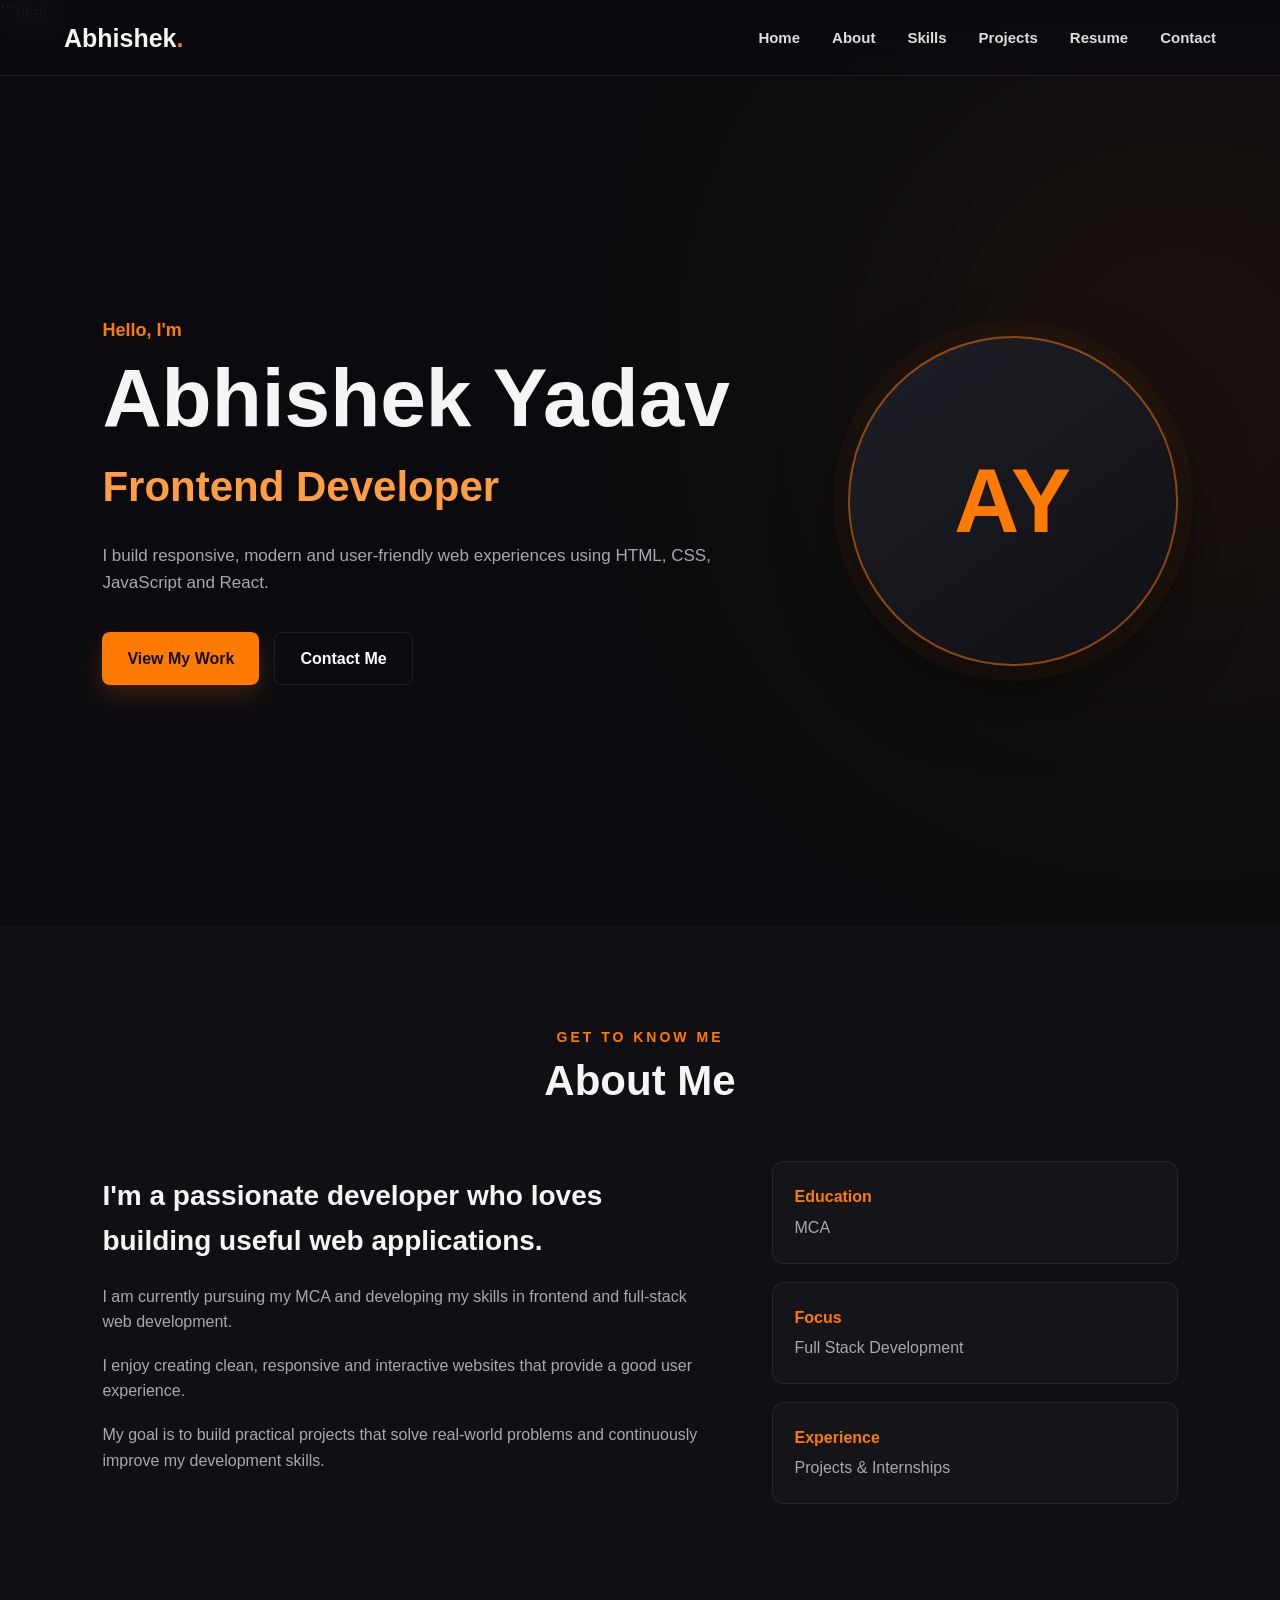
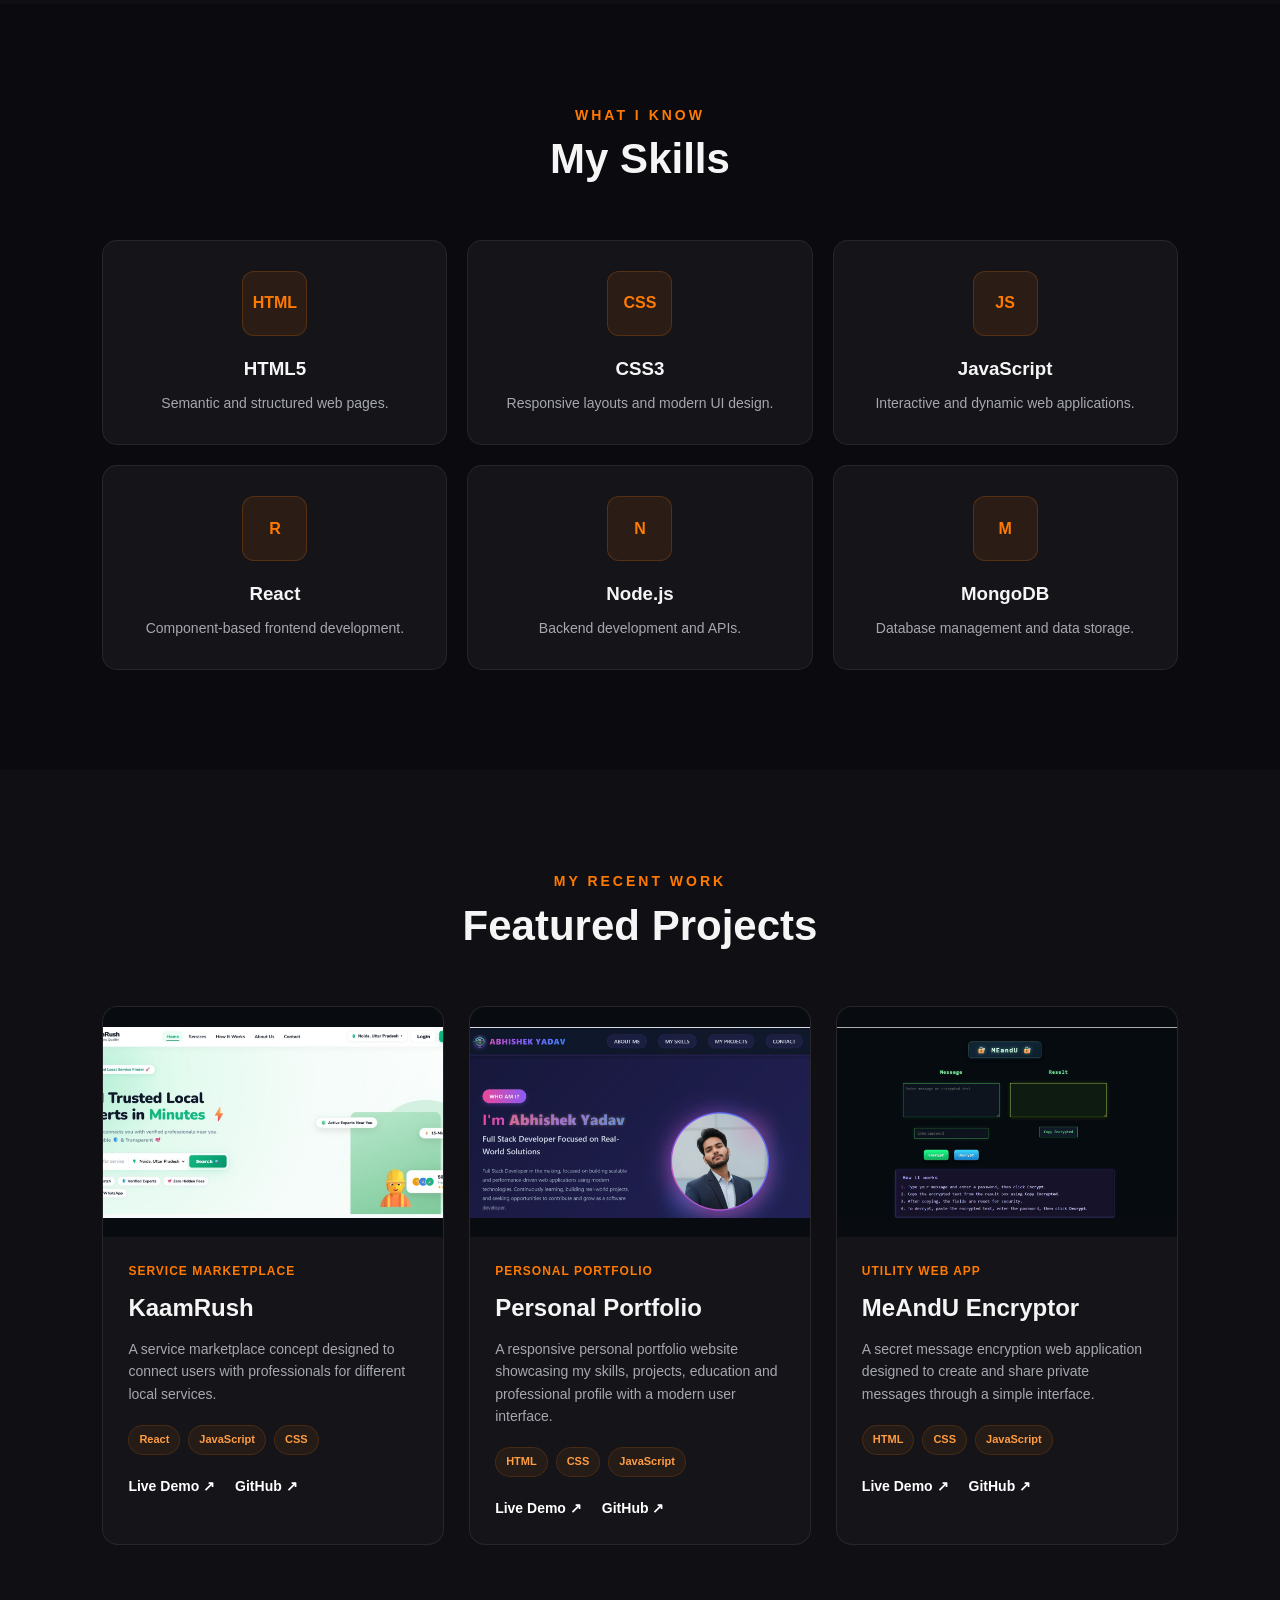
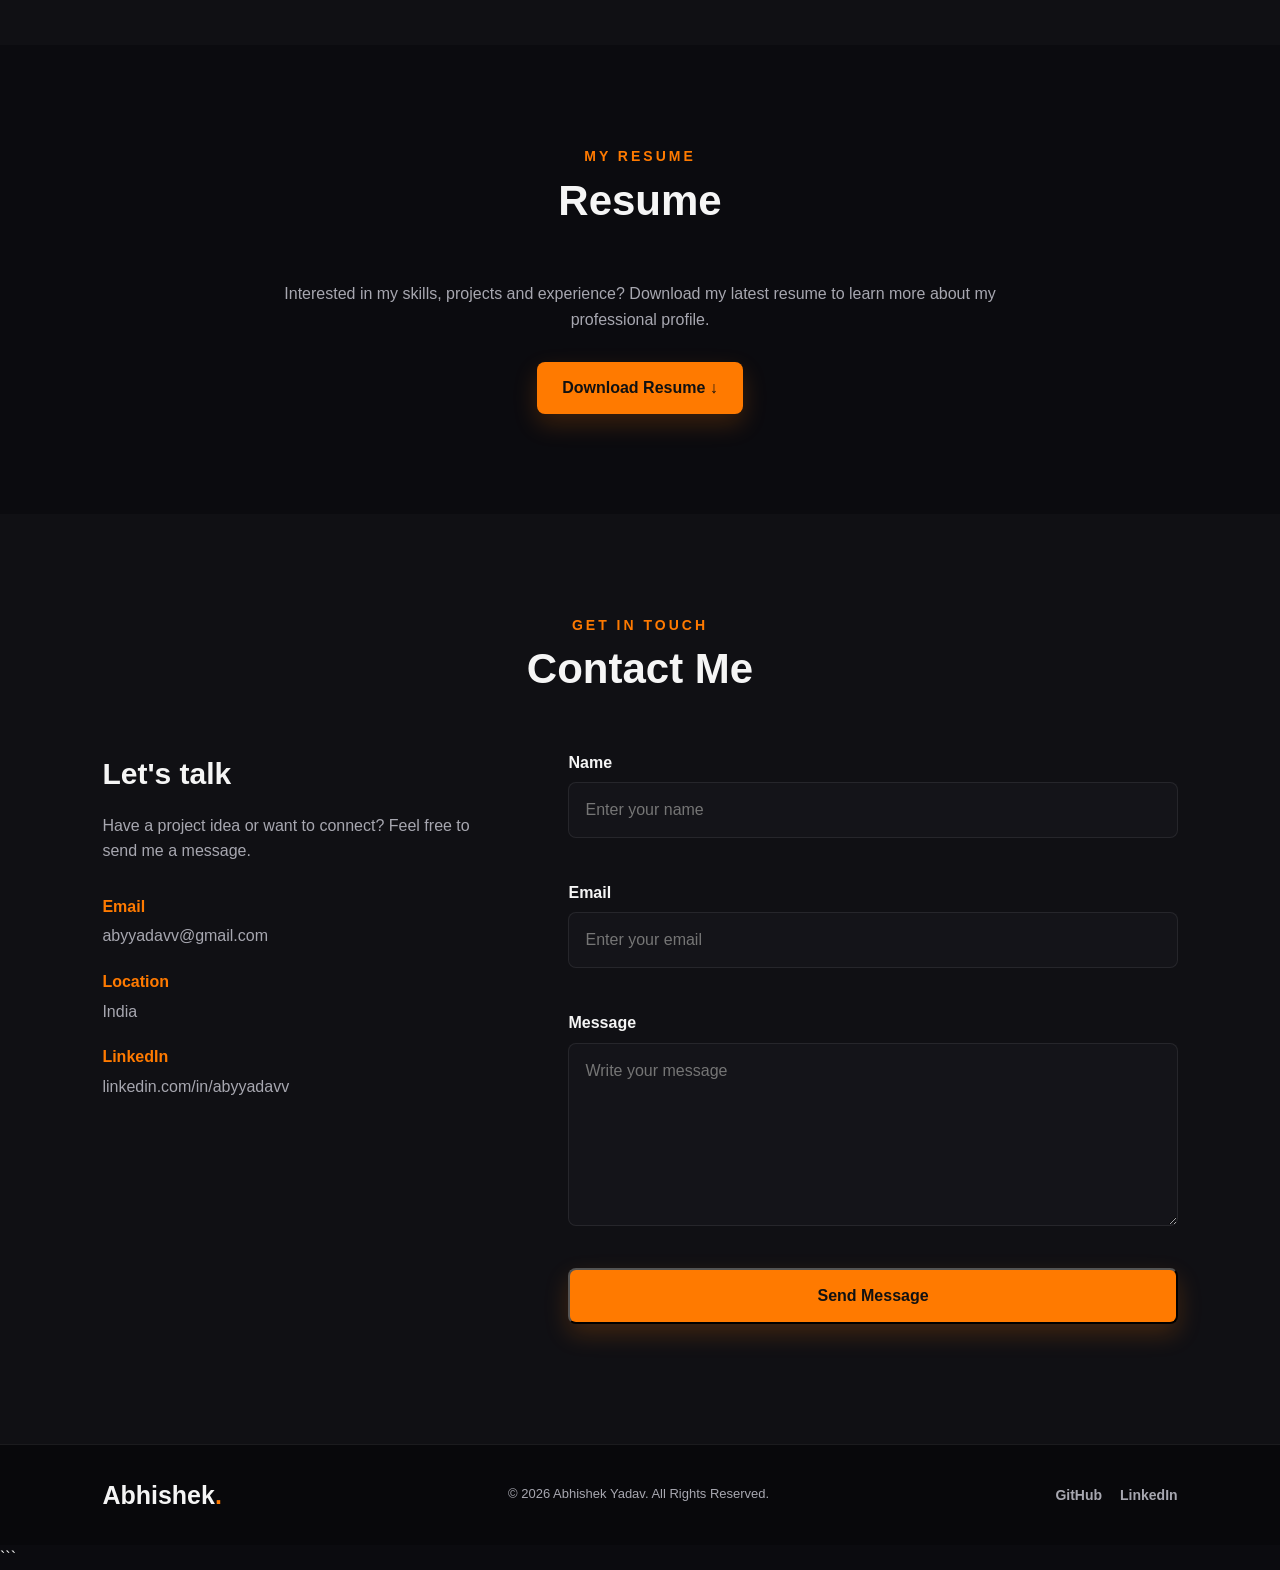
<file: CODSOFT_TASK1/index.html>
```html
<!DOCTYPE html>
<html lang="en">

<head>

    <meta charset="UTF-8">

    <meta
        name="viewport"
        content="width=device-width, initial-scale=1.0"
    >

    <meta
        name="description"
        content="Abhishek Yadav - Frontend Developer Portfolio"
    >

    <title>Abhishek Yadav | Frontend Developer</title>

    <link rel="stylesheet" href="style.css">

</head>


<body>

    <!-- ================= HEADER ================= -->

    <header class="header">

        <nav class="navbar">

            <a href="#home" class="logo">
                Abhishek<span>.</span>
            </a>


            <button
                class="menu-toggle"
                id="menuToggle"
                aria-label="Open navigation menu"
            >
                ☰
            </button>


            <ul class="nav-links" id="navLinks">

                <li>
                    <a href="#home">Home</a>
                </li>

                <li>
                    <a href="#about">About</a>
                </li>

                <li>
                    <a href="#skills">Skills</a>
                </li>

                <li>
                    <a href="#projects">Projects</a>
                </li>

                <li>
                    <a href="#resume">Resume</a>
                </li>

                <li>
                    <a href="#contact">Contact</a>
                </li>

            </ul>

        </nav>

    </header>



    <!-- ================= MAIN ================= -->

    <main>


        <!-- ================= HOME ================= -->

        <section class="hero" id="home">

            <div class="hero-content">

                <p class="hero-subtitle">
                    Hello, I'm
                </p>

                <h1>
                    Abhishek Yadav
                </h1>

                <h2>
                    Frontend Developer
                </h2>

                <p class="hero-description">
                    I build responsive, modern and user-friendly
                    web experiences using HTML, CSS, JavaScript
                    and React.
                </p>


                <div class="hero-buttons">

                    <a
                        href="#projects"
                        class="btn primary-btn"
                    >
                        View My Work
                    </a>

                    <a
                        href="#contact"
                        class="btn secondary-btn"
                    >
                        Contact Me
                    </a>

                </div>

            </div>


            <div class="hero-image">

                <div class="profile-circle">
                    AY
                </div>

            </div>

        </section>



        <!-- ================= ABOUT ================= -->

        <section
            class="about section"
            id="about"
        >

            <div class="section-heading">

                <p>
                    Get To Know Me
                </p>

                <h2>
                    About Me
                </h2>

            </div>


            <div class="about-content">

                <div class="about-text">

                    <h3>
                        I'm a passionate developer who loves
                        building useful web applications.
                    </h3>

                    <p>
                        I am currently pursuing my MCA and
                        developing my skills in frontend and
                        full-stack web development.
                    </p>

                    <p>
                        I enjoy creating clean, responsive
                        and interactive websites that provide
                        a good user experience.
                    </p>

                    <p>
                        My goal is to build practical projects
                        that solve real-world problems and
                        continuously improve my development skills.
                    </p>

                </div>


                <div class="about-info">

                    <div class="info-card">

                        <strong>
                            Education
                        </strong>

                        <span>
                            MCA
                        </span>

                    </div>


                    <div class="info-card">

                        <strong>
                            Focus
                        </strong>

                        <span>
                            Full Stack Development
                        </span>

                    </div>


                    <div class="info-card">

                        <strong>
                            Experience
                        </strong>

                        <span>
                            Projects & Internships
                        </span>

                    </div>

                </div>

            </div>

        </section>



        <!-- ================= SKILLS ================= -->

        <section
            class="skills section"
            id="skills"
        >

            <div class="section-heading">

                <p>
                    What I Know
                </p>

                <h2>
                    My Skills
                </h2>

            </div>


            <div class="skills-grid">


                <div class="skill-card">

                    <div class="skill-icon">
                        HTML
                    </div>

                    <h3>
                        HTML5
                    </h3>

                    <p>
                        Semantic and structured web pages.
                    </p>

                </div>



                <div class="skill-card">

                    <div class="skill-icon">
                        CSS
                    </div>

                    <h3>
                        CSS3
                    </h3>

                    <p>
                        Responsive layouts and modern UI design.
                    </p>

                </div>



                <div class="skill-card">

                    <div class="skill-icon">
                        JS
                    </div>

                    <h3>
                        JavaScript
                    </h3>

                    <p>
                        Interactive and dynamic web applications.
                    </p>

                </div>



                <div class="skill-card">

                    <div class="skill-icon">
                        R
                    </div>

                    <h3>
                        React
                    </h3>

                    <p>
                        Component-based frontend development.
                    </p>

                </div>



                <div class="skill-card">

                    <div class="skill-icon">
                        N
                    </div>

                    <h3>
                        Node.js
                    </h3>

                    <p>
                        Backend development and APIs.
                    </p>

                </div>



                <div class="skill-card">

                    <div class="skill-icon">
                        M
                    </div>

                    <h3>
                        MongoDB
                    </h3>

                    <p>
                        Database management and data storage.
                    </p>

                </div>


            </div>

        </section>



        <!-- ================= PROJECTS ================= -->

        <section
            class="projects section"
            id="projects"
        >

            <div class="section-heading">

                <p>
                    My Recent Work
                </p>

                <h2>
                    Featured Projects
                </h2>

            </div>


            <div class="projects-grid">


                <!-- ================= PROJECT 1 ================= -->

                <article class="project-card">

                    <div class="project-image project-kaamrush">

                        <img
                            src="images/kaamrush.jpg"
                            alt="KaamRush project screenshot"
                        >

                    </div>


                    <div class="project-content">

                        <span class="project-category">
                            Service Marketplace
                        </span>

                        <h3>
                            KaamRush
                        </h3>

                        <p>
                            A service marketplace concept designed to connect users
                            with professionals for different local services.
                        </p>


                        <div class="project-tech">

                            <span>React</span>
                            <span>JavaScript</span>
                            <span>CSS</span>

                        </div>


                        <div class="project-links">

                            <a
                                href="#"
                                target="_blank"
                                rel="noopener noreferrer"
                            >
                                Live Demo ↗
                            </a>

                            <a
                                href="#"
                                target="_blank"
                                rel="noopener noreferrer"
                            >
                                GitHub ↗
                            </a>

                        </div>

                    </div>

                </article>



                <!-- ================= PROJECT 2 ================= -->

                <article class="project-card">

                    <div class="project-image project-portfolio">

                        <img
                            src="images/portfolio.jpg"
                            alt="Personal portfolio website screenshot"
                        >

                    </div>


                    <div class="project-content">

                        <span class="project-category">
                            Personal Portfolio
                        </span>

                        <h3>
                            Personal Portfolio
                        </h3>

                        <p>
                            A responsive personal portfolio website showcasing my
                            skills, projects, education and professional profile
                            with a modern user interface.
                        </p>


                        <div class="project-tech">

                            <span>HTML</span>
                            <span>CSS</span>
                            <span>JavaScript</span>

                        </div>


                        <div class="project-links">

                            <a
                                href="https://abyyadavv.github.io/Portfolio/"
                                target="_blank"
                                rel="noopener noreferrer"
                            >
                                Live Demo ↗
                            </a>

                            <a
                                href="https://github.com/Abyyadavv/Portfolio"
                                target="_blank"
                                rel="noopener noreferrer"
                            >
                                GitHub ↗
                            </a>

                        </div>

                    </div>

                </article>



                <!-- ================= PROJECT 3 ================= -->

                <article class="project-card">

                    <div class="project-image project-encryptor">

                        <img
                            src="images/meandu.jpg"
                            alt="MeAndU Encryptor project screenshot"
                        >

                    </div>


                    <div class="project-content">

                        <span class="project-category">
                            Utility Web App
                        </span>

                        <h3>
                            MeAndU Encryptor
                        </h3>

                        <p>
                            A secret message encryption web application designed to
                            create and share private messages through a simple interface.
                        </p>


                        <div class="project-tech">

                            <span>HTML</span>
                            <span>CSS</span>
                            <span>JavaScript</span>

                        </div>


                        <div class="project-links">

                            <a
                                href="https://abyyadavv.github.io/meandu-encryptor/"
                                target="_blank"
                                rel="noopener noreferrer"
                            >
                                Live Demo ↗
                            </a>

                            <a
                                href="https://github.com/Abyyadavv/meandu-encryptor"
                                target="_blank"
                                rel="noopener noreferrer"
                            >
                                GitHub ↗
                            </a>

                        </div>

                    </div>

                </article>


            </div>

        </section>




        <!-- ================= RESUME ================= -->

        <section
            class="resume section"
            id="resume"
        >

            <div class="section-heading">

                <p>
                    My Resume
                </p>

                <h2>
                    Resume
                </h2>

            </div>

            <div class="resume-content">

                <p>
                    Interested in my skills, projects and experience?
                    Download my latest resume to learn more about my
                    professional profile.
                </p>

                <a
                    href="resume.pdf"
                    class="btn primary-btn"
                    download
                >
                    Download Resume ↓
                </a>

            </div>

        </section>



        <!-- ================= CONTACT ================= -->

        <section
            class="contact section"
            id="contact"
        >

            <div class="section-heading">

                <p>
                    Get In Touch
                </p>

                <h2>
                    Contact Me
                </h2>

            </div>


            <div class="contact-container">


                <!-- Contact Information -->

                <div class="contact-info">

                    <h3>
                        Let's talk
                    </h3>

                    <p>
                        Have a project idea or want to connect?
                        Feel free to send me a message.
                    </p>


                    <div class="contact-item">

                        <strong>
                            Email
                        </strong>

                        <span>
                            <a href="mailto:abyyadavv@gmail.com">
                                abyyadavv@gmail.com
                            </a>
                        </span>

                    </div>


                    <div class="contact-item">

                        <strong>
                            Location
                        </strong>

                        <span>
                            India
                        </span>

                    </div>


                    <div class="contact-item">

                        <strong>
                            LinkedIn
                        </strong>

                        <span>
                            <a
                                href="https://www.linkedin.com/in/abyyadavv"
                                target="_blank"
                                rel="noopener noreferrer"
                            >
                                linkedin.com/in/abyyadavv
                            </a>
                        </span>

                    </div>

                </div>



                <!-- Contact Form -->

                <form
                    class="contact-form"
                    id="contactForm"
                >


                    <div class="form-group">

                        <label for="name">
                            Name
                        </label>

                        <input
                            type="text"
                            id="name"
                            name="name"
                            placeholder="Enter your name"
                        >

                        <small
                            class="error"
                            id="nameError"
                        ></small>

                    </div>



                    <div class="form-group">

                        <label for="email">
                            Email
                        </label>

                        <input
                            type="email"
                            id="email"
                            name="email"
                            placeholder="Enter your email"
                        >

                        <small
                            class="error"
                            id="emailError"
                        ></small>

                    </div>



                    <div class="form-group">

                        <label for="message">
                            Message
                        </label>

                        <textarea
                            id="message"
                            name="message"
                            rows="6"
                            placeholder="Write your message"
                        ></textarea>

                        <small
                            class="error"
                            id="messageError"
                        ></small>

                    </div>



                    <button
                        type="submit"
                        class="btn primary-btn"
                    >
                        Send Message
                    </button>


                    <p
                        id="formSuccess"
                        class="form-success"
                    ></p>


                </form>

            </div>

        </section>


    </main>



    <!-- ================= FOOTER ================= -->

    <footer class="footer">

        <div class="footer-content">


            <a
                href="#home"
                class="logo"
            >
                Abhishek<span>.</span>
            </a>


            <p>
                © 2026 Abhishek Yadav. All Rights Reserved.
            </p>


            <div class="social-links">

                <a
                    href="https://github.com/Abyyadavv"
                    target="_blank"
                    rel="noopener noreferrer"
                >
                    GitHub
                </a>

                <a
                    href="https://www.linkedin.com/in/abyyadavv"
                    target="_blank"
                    rel="noopener noreferrer"
                >
                    LinkedIn
                </a>

            </div>


        </div>

    </footer>



    <!-- JavaScript -->

    <script src="script.js"></script>

</body>

</html>
```
</file>
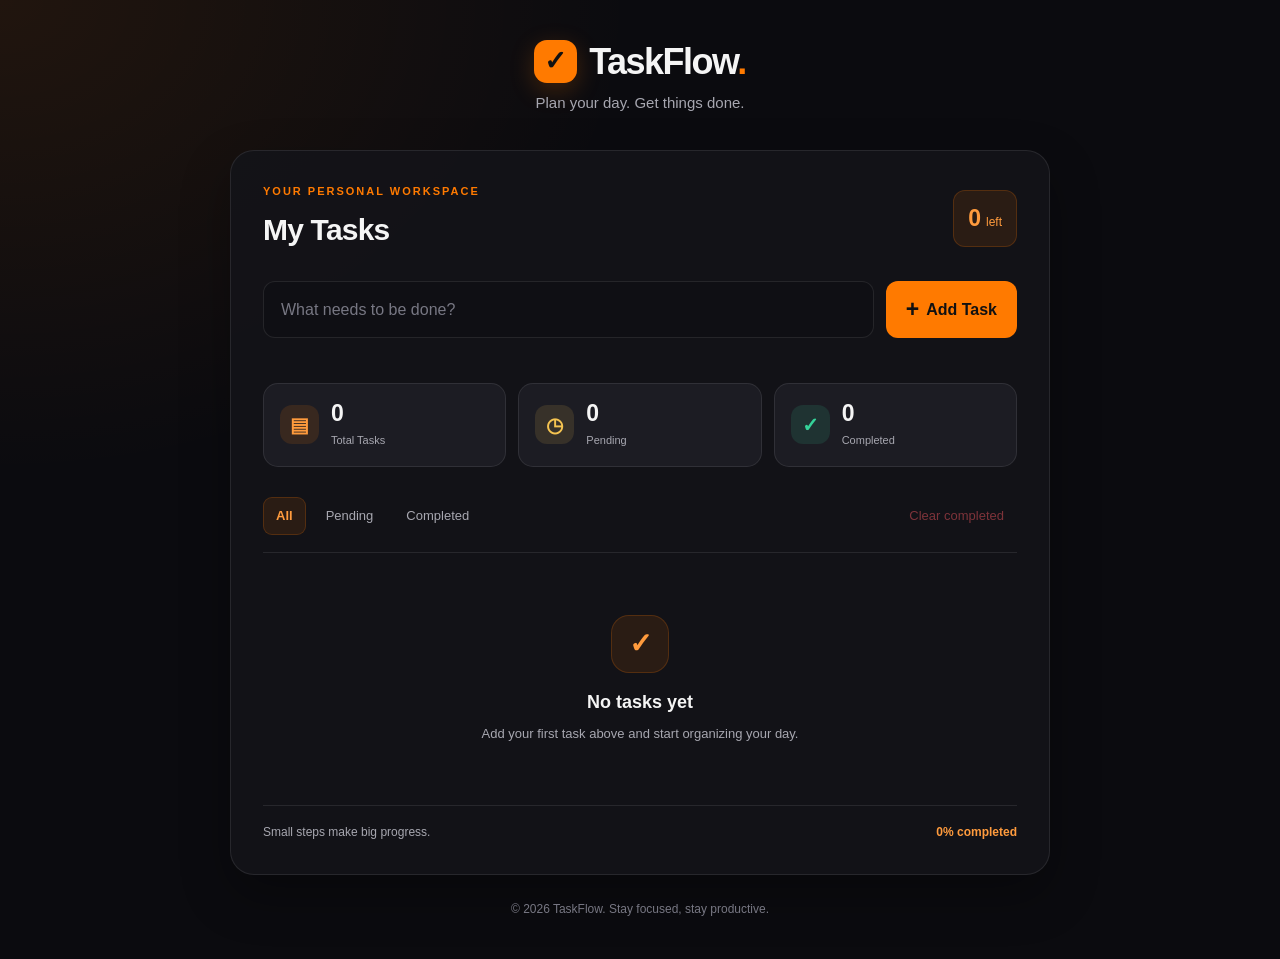
<file: CODSOFT_TASK2/index.html>
<!DOCTYPE html>
<html lang="en">

<head>
    <meta charset="UTF-8">
    <meta name="viewport" content="width=device-width, initial-scale=1.0">

    <meta name="description" content="A simple and modern To-Do List application to organize daily tasks.">

    <title>TaskFlow | To-Do List</title>

    <link rel="stylesheet" href="style.css">
</head>

<body>

    <main class="app-container">

        <header class="app-header">
            <div class="brand">
                <span class="brand-icon">✓</span>
                <h1>TaskFlow<span>.</span></h1>
            </div>

            <p class="tagline">Plan your day. Get things done.</p>
        </header>

        <section class="task-panel">

            <div class="section-heading">
                <div>
                    <p class="eyebrow">YOUR PERSONAL WORKSPACE</p>
                    <h2>My Tasks</h2>
                </div>

                <div class="task-counter">
                    <span id="remainingCount">0</span>
                    <small>left</small>
                </div>
            </div>

            <form id="taskForm" class="task-form">

                <label for="taskInput" class="visually-hidden">
                    Enter a new task
                </label>

                <input
                    type="text"
                    id="taskInput"
                    placeholder="What needs to be done?"
                    maxlength="150"
                    autocomplete="off"
                    required
                >

                <button type="submit" class="add-button">
                    <span>+</span> Add Task
                </button>

            </form>

            <p id="inputError" class="input-error" aria-live="polite"></p>

            <div class="task-summary">

                <div class="summary-card">
                    <span class="summary-icon total-icon">▤</span>
                    <div>
                        <strong id="totalCount">0</strong>
                        <small>Total Tasks</small>
                    </div>
                </div>

                <div class="summary-card">
                    <span class="summary-icon pending-icon">◷</span>
                    <div>
                        <strong id="pendingCount">0</strong>
                        <small>Pending</small>
                    </div>
                </div>

                <div class="summary-card">
                    <span class="summary-icon completed-icon">✓</span>
                    <div>
                        <strong id="completedCount">0</strong>
                        <small>Completed</small>
                    </div>
                </div>

            </div>

            <div class="task-toolbar">

                <div class="filter-buttons" role="group" aria-label="Filter tasks">
                    <button type="button" class="filter-button active" data-filter="all">
                        All
                    </button>

                    <button type="button" class="filter-button" data-filter="pending">
                        Pending
                    </button>

                    <button type="button" class="filter-button" data-filter="completed">
                        Completed
                    </button>
                </div>

                <button type="button" id="clearCompleted" class="clear-button">
                    Clear completed
                </button>

            </div>

            <ul id="taskList" class="task-list" aria-live="polite"></ul>

            <div id="emptyState" class="empty-state">
                <div class="empty-icon">✓</div>
                <h3>No tasks yet</h3>
                <p>Add your first task above and start organizing your day.</p>
            </div>

            <footer class="app-footer">
                <span>Small steps make big progress.</span>
                <span id="taskProgress">0% completed</span>
            </footer>

        </section>

        <p class="copyright">
            © 2026 TaskFlow. Stay focused, stay productive.
        </p>

    </main>

    <script src="script.js"></script>

</body>

</html>
</file>
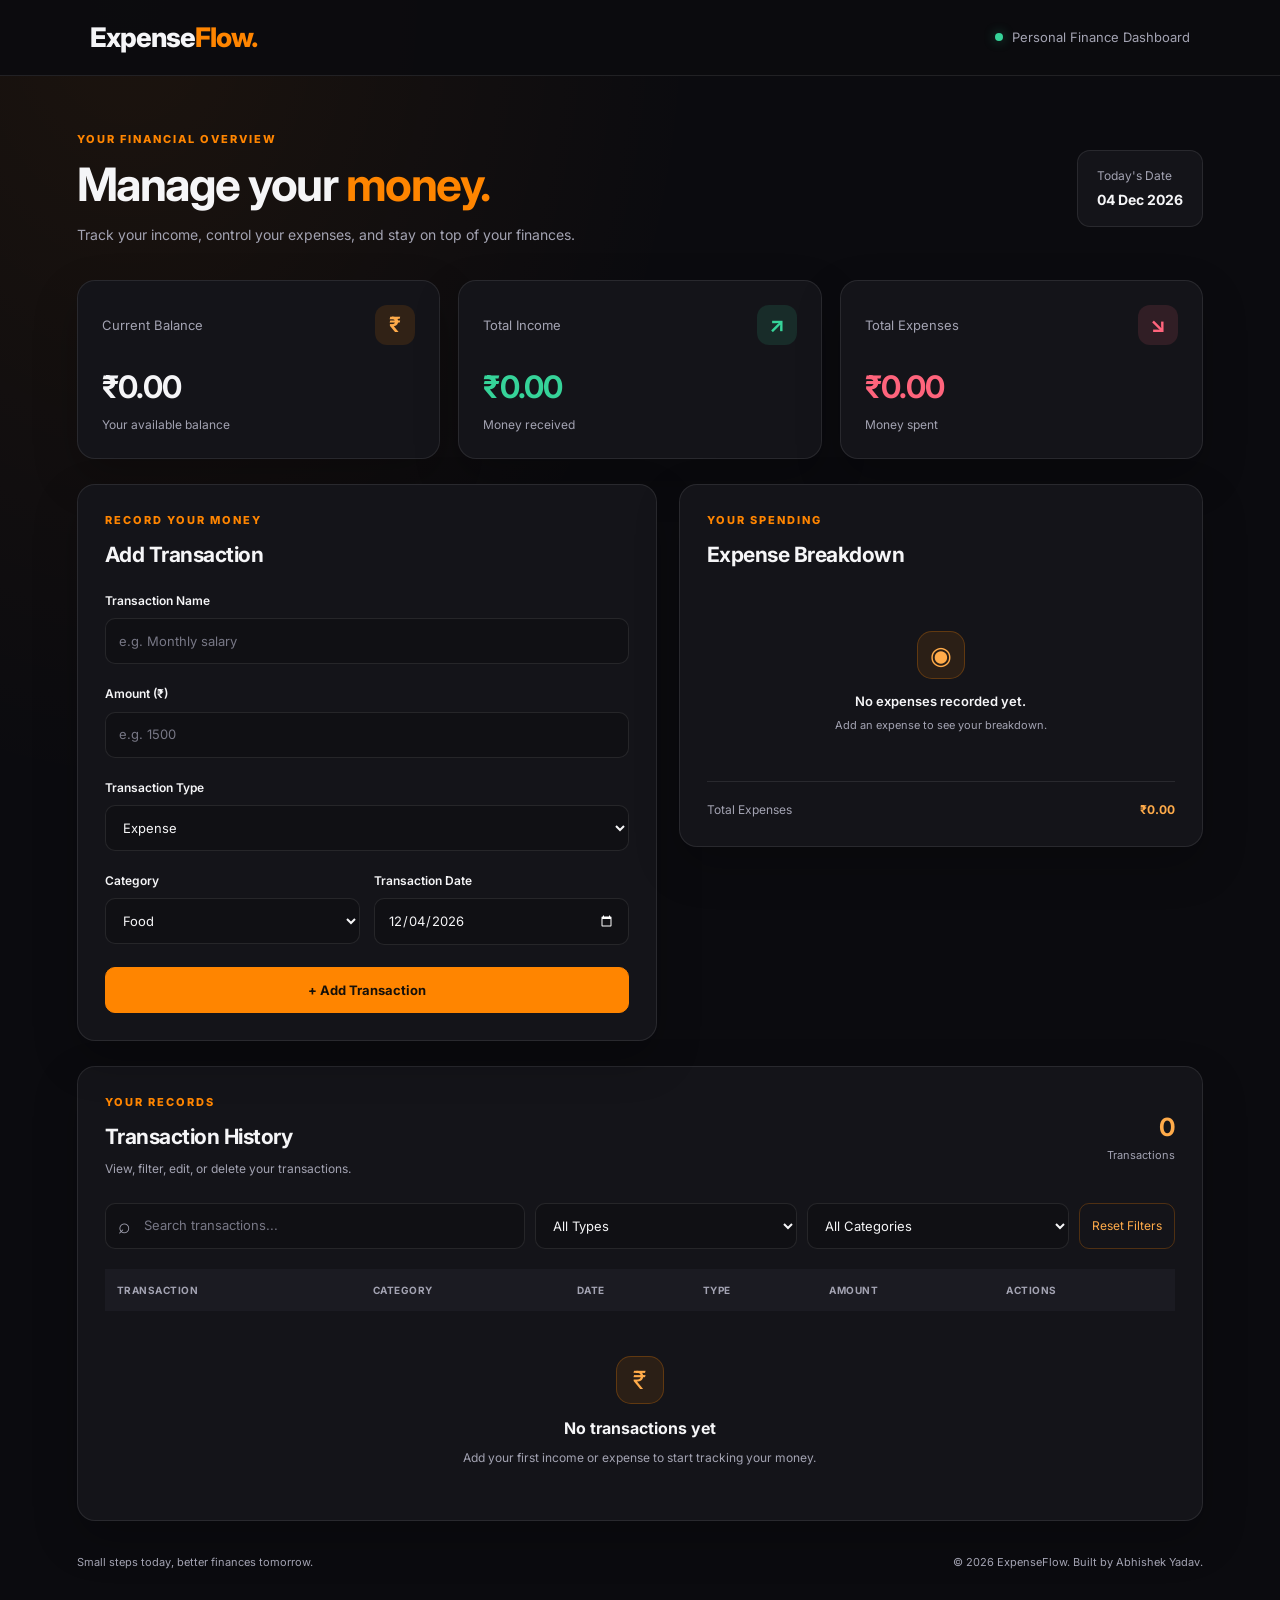
<file: CODSOFT_TASK3/index.html>
<!DOCTYPE html>
<html lang="en">
<head>
    <meta charset="UTF-8">
    <meta name="viewport" content="width=device-width, initial-scale=1.0">
    <meta name="description" content="Track your income and expenses with ExpenseFlow.">
    <title>ExpenseFlow | Personal Finance Tracker</title>
    <link rel="stylesheet" href="style.css">
    <script src="script.js" defer></script>
</head>
<body>

    <header class="topbar">
        <a href="#" class="brand">Expense<span>Flow.</span></a>

        <div class="header-label">
            <span class="status-dot"></span>
            Personal Finance Dashboard
        </div>
    </header>

    <main class="dashboard">

        <section class="welcome">
            <div>
                <p class="eyebrow">YOUR FINANCIAL OVERVIEW</p>
                <h1>Manage your <span>money.</span></h1>
                <p class="welcome-text">
                    Track your income, control your expenses, and stay on top of your finances.
                </p>
            </div>

            <div class="date-box">
                <span>Today's Date</span>
                <strong id="todayDate">--</strong>
            </div>
        </section>

        <!-- Financial Summary -->
        <section class="summary-grid">

            <article class="summary-card balance-card">
                <div class="summary-top">
                    <span>Current Balance</span>
                    <span class="summary-icon">₹</span>
                </div>
                <h2 id="balanceAmount">₹0.00</h2>
                <p>Your available balance</p>
            </article>

            <article class="summary-card income-card">
                <div class="summary-top">
                    <span>Total Income</span>
                    <span class="summary-icon">↗</span>
                </div>
                <h2 id="incomeAmount">₹0.00</h2>
                <p>Money received</p>
            </article>

            <article class="summary-card expense-card">
                <div class="summary-top">
                    <span>Total Expenses</span>
                    <span class="summary-icon">↘</span>
                </div>
                <h2 id="expenseAmount">₹0.00</h2>
                <p>Money spent</p>
            </article>

        </section>

        <!-- Add Transaction -->
        <section class="content-grid">

            <article class="panel transaction-panel">
                <div class="panel-heading">
                    <div>
                        <p class="eyebrow">RECORD YOUR MONEY</p>
                        <h2>Add Transaction</h2>
                    </div>
                </div>

                <form id="transactionForm" novalidate>

    <div class="form-group">
        <label for="description">Transaction Name</label>

        <input
            type="text"
            id="description"
            name="description"
            placeholder="e.g. Monthly salary"
            maxlength="80"
            required
        >

        <small class="error-message" id="descriptionError"></small>
    </div>

                        <div class="form-group">
                            <label for="amount">Amount (₹)</label>
                            <input
                                type="number"
                                id="amount"
                                placeholder="e.g. 1500"
                                min="0.01"
                                step="0.01"
                            >
                            <small class="error-message" id="amountError"></small>
                        </div>

                        <div class="form-group">
                            <label for="type">Transaction Type</label>
                            <select id="type">
                                <option value="expense">Expense</option>
                                <option value="income">Income</option>
                            </select>
                        </div>

                    </div>

                    <div class="form-row">

                        <div class="form-group">
                            <label for="category">Category</label>
                            <select id="category">
                                <option value="Food">Food</option>
                                <option value="Travel">Travel</option>
                                <option value="Shopping">Shopping</option>
                                <option value="Education">Education</option>
                                <option value="Bills">Bills</option>
                                <option value="Health">Health</option>
                                <option value="Salary">Salary</option>
                                <option value="Freelance">Freelance</option>
                                <option value="Other">Other</option>
                            </select>
                        </div>

                        <div class="form-group">
                            <label for="date">Transaction Date</label>
                            <input type="date" id="date">
                            <small class="error-message" id="dateError"></small>
                        </div>

                    </div>

                    <button type="submit" class="btn primary-btn" id="submitButton">
                        + Add Transaction
                    </button>

                    <button type="button" class="btn cancel-btn" id="cancelEdit" hidden>
                        Cancel Edit
                    </button>

                    <p class="form-message" id="formMessage" aria-live="polite"></p>

                </form>
            </article>

            <!-- Spending Breakdown -->
            <article class="panel overview-panel">
                <div class="panel-heading">
                    <div>
                        <p class="eyebrow">YOUR SPENDING</p>
                        <h2>Expense Breakdown</h2>
                    </div>
                </div>

                <div id="categoryBreakdown" class="category-breakdown">
                    <div class="empty-breakdown">
                        <span class="empty-icon">◉</span>
                        <p>No expenses recorded yet.</p>
                        <small>Add an expense to see your breakdown.</small>
                    </div>
                </div>

                <div class="overview-footer">
                    <span>Total Expenses</span>
                    <strong id="breakdownTotal">₹0.00</strong>
                </div>
            </article>

        </section>

        <!-- Transaction History -->
        <section class="panel history-panel">

            <div class="history-heading">
                <div>
                    <p class="eyebrow">YOUR RECORDS</p>
                    <h2>Transaction History</h2>
                    <p class="muted-text">View, filter, edit, or delete your transactions.</p>
                </div>

                <div class="history-count">
                    <strong id="transactionCount">0</strong>
                    <span>Transactions</span>
                </div>
            </div>

            <div class="filter-bar">

                <div class="search-box">
                    <span>⌕</span>
                    <input
                        type="search"
                        id="searchInput"
                        placeholder="Search transactions..."
                    >
                </div>

                <select id="typeFilter" aria-label="Filter by transaction type">
                    <option value="all">All Types</option>
                    <option value="income">Income</option>
                    <option value="expense">Expense</option>
                </select>

                <select id="categoryFilter" aria-label="Filter by category">
                    <option value="all">All Categories</option>
                    <option value="Food">Food</option>
                    <option value="Travel">Travel</option>
                    <option value="Shopping">Shopping</option>
                    <option value="Education">Education</option>
                    <option value="Bills">Bills</option>
                    <option value="Health">Health</option>
                    <option value="Salary">Salary</option>
                    <option value="Freelance">Freelance</option>
                    <option value="Other">Other</option>
                </select>

                <button type="button" class="clear-filters" id="clearFilters">
                    Reset Filters
                </button>

            </div>

            <div class="table-wrapper">
                <table>
                    <thead>
                        <tr>
                            <th>Transaction</th>
                            <th>Category</th>
                            <th>Date</th>
                            <th>Type</th>
                            <th>Amount</th>
                            <th>Actions</th>
                        </tr>
                    </thead>

                    <tbody id="transactionList"></tbody>
                </table>
            </div>

            <div class="empty-state" id="emptyState">
                <span class="empty-icon">₹</span>
                <h3>No transactions yet</h3>
                <p>Add your first income or expense to start tracking your money.</p>
            </div>

        </section>

        <footer class="footer">
            <p>Small steps today, better finances tomorrow.</p>
            <p>© <span id="currentYear">2026</span> ExpenseFlow. Built by Abhishek Yadav.</p>
        </footer>

    </main>

</body>
</html>
</file>
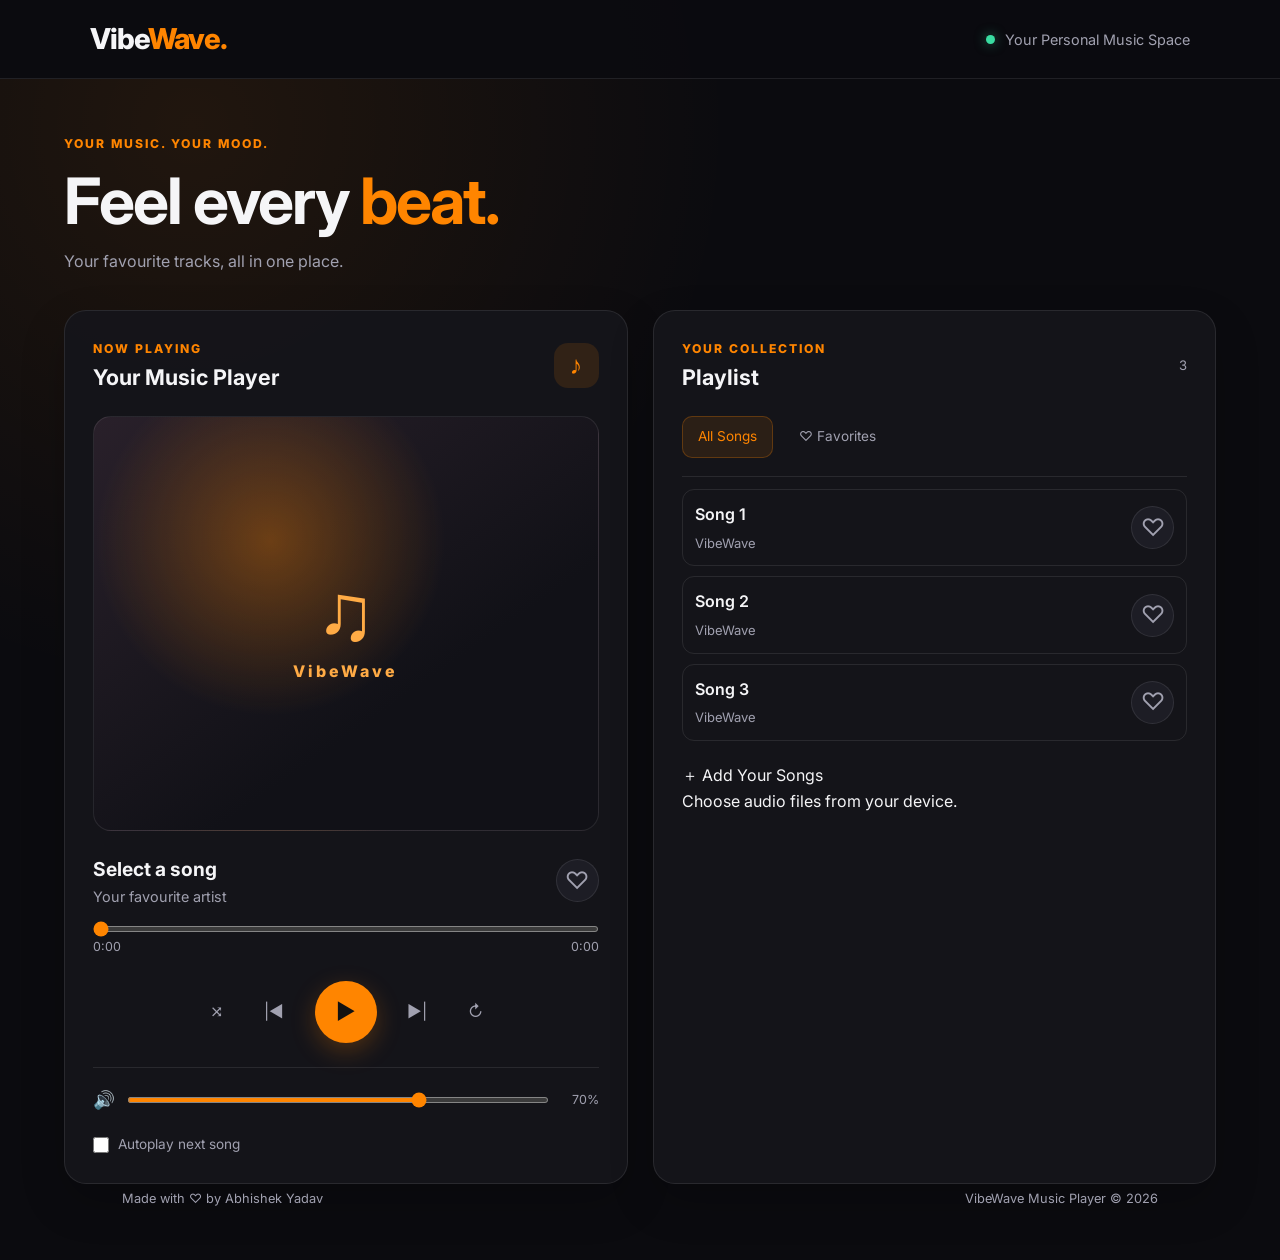
<file: CODSOFT_TASK4/index.html>
<!DOCTYPE html>
<html lang="en">
<head>
    <meta charset="UTF-8">
    <meta name="viewport" content="width=device-width, initial-scale=1.0">

    <meta
        name="description"
        content="A modern, responsive web music player."
    >

    <title>VibeWave | Music Player</title>

    <link rel="stylesheet" href="style.css">
</head>

<body>
    <header class="navbar">
        <a href="#" class="logo">Vibe<span>Wave.</span></a>

        <div class="header-label">
            <span class="status-dot"></span>
            Your Personal Music Space
        </div>
    </header>

    <main class="player-container">
        <section class="welcome-section">
            <p class="eyebrow">YOUR MUSIC. YOUR MOOD.</p>
            <h1>Feel every <span>beat.</span></h1>
            <p class="subtitle">
                Your favourite tracks, all in one place.
            </p>
        </section>

        <section class="music-layout">

            <!-- Left: Currently playing song -->
            <article class="panel player-panel">
                <div class="panel-heading">
                    <div>
                        <p class="eyebrow">NOW PLAYING</p>
                        <h2>Your Music Player</h2>
                    </div>

                    <span class="music-badge">♪</span>
                </div>

                <div class="album-art" id="albumArt">
                    <div class="album-placeholder">
                        <span>♫</span>
                        <p>VibeWave</p>
                    </div>
                </div>

                <div class="song-information">
                    <div>
                        <h2 id="songTitle">Select a song</h2>
                        <p id="artistName">Your favourite artist</p>
                    </div>

                    <button
                        type="button"
                        class="favorite-btn"
                        id="favoriteBtn"
                        aria-label="Add song to favorites"
                        title="Add to favorites"
                    >♡</button>
                </div>

                <audio id="audioPlayer" preload="metadata"></audio>

                <div class="progress-section">
                    <input
                        type="range"
                        id="progressBar"
                        min="0"
                        max="100"
                        value="0"
                        aria-label="Song progress"
                    >

                    <div class="time-labels">
                        <span id="currentTime">0:00</span>
                        <span id="duration">0:00</span>
                    </div>
                </div>

                <div class="player-controls">
                    <button
                        type="button"
                        id="shuffleBtn"
                        class="secondary-control"
                        aria-label="Toggle shuffle"
                        title="Shuffle"
                    >⤨</button>

                    <button
                        type="button"
                        id="previousBtn"
                        class="secondary-control"
                        aria-label="Previous song"
                        title="Previous"
                    >|◀</button>

                    <button
                        type="button"
                        id="playBtn"
                        class="play-btn"
                        aria-label="Play"
                        title="Play"
                    >▶</button>

                    <button
                        type="button"
                        id="nextBtn"
                        class="secondary-control"
                        aria-label="Next song"
                        title="Next"
                    >▶|</button>

                    <button
                        type="button"
                        id="repeatBtn"
                        class="secondary-control"
                        aria-label="Toggle repeat"
                        title="Repeat"
                    >↻</button>
                </div>

                <div class="volume-section">
                    <button
                        type="button"
                        id="muteBtn"
                        aria-label="Mute"
                        title="Mute"
                    >🔊</button>

                    <input
                        type="range"
                        id="volumeBar"
                        min="0"
                        max="1"
                        step="0.01"
                        value="0.7"
                        aria-label="Volume"
                    >

                    <span id="volumeValue">70%</span>
                </div>

                <label class="autoplay-option">
                    <input type="checkbox" id="autoplayToggle">
                    Autoplay next song
                </label>
            </article>

            <!-- Right: Playlist -->
            <article class="panel playlist-panel">
                <div class="panel-heading">
                    <div>
                        <p class="eyebrow">YOUR COLLECTION</p>
                        <h2>Playlist</h2>
                    </div>

                    <span id="songCount" class="song-count">0 songs</span>
                </div>

                <div class="playlist-tabs">
                    <button
                        type="button"
                        class="playlist-tab active"
                        data-filter="all"
                    >All Songs</button>

                    <button
                        type="button"
                        class="playlist-tab"
                        data-filter="favorites"
                    >♡ Favorites</button>
                </div>

                <div id="playlist" class="playlist">
                    <div class="empty-playlist">
                        <span>♫</span>
                        <h3>Your playlist is waiting</h3>
                        <p>Add audio files to start listening.</p>
                    </div>
                </div>

                <div class="upload-section">
                    <label for="songUpload" class="upload-btn">
                        ＋ Add Your Songs
                    </label>

                    <input
                        type="file"
                        id="songUpload"
                        accept="audio/*"
                        multiple
                        hidden
                    >

                    <p>Choose audio files from your device.</p>
                </div>
            </article>
        </section>

        <footer class="footer">
            <p>Made with ♡ by Abhishek Yadav</p>
            <p>VibeWave Music Player © 2026</p>
        </footer>
    </main>

    <script src="script.js"></script>
</body>
</html>
</file>
<file: CODSOFT_TASK1/style.css>
/* =========================
   RESET
========================= */

* {
    margin: 0;
    padding: 0;
    box-sizing: border-box;
}

html {
    scroll-behavior: smooth;
}

body {
    font-family: Arial, Helvetica, sans-serif;
    background: #0b0b0f;
    color: #f5f5f5;
    line-height: 1.6;
}

a {
    text-decoration: none;
    color: inherit;
}

ul {
    list-style: none;
}

button,
input,
textarea {
    font: inherit;
}


/* =========================
   COMMON
========================= */

:root {
    --primary: #ff7a00;
    --primary-light: #ff9d42;
    --background: #0b0b0f;
    --surface: #141419;
    --surface-light: #1c1c23;
    --text: #f5f5f5;
    --muted: #a7a7b0;
    --border: rgba(255, 255, 255, 0.08);
    --shadow: 0 20px 50px rgba(0, 0, 0, 0.35);
}

.container {
    width: 90%;
    max-width: 1200px;
    margin: auto;
}

.section {
    padding: 100px 8%;
}

.section-heading {
    text-align: center;
    margin-bottom: 55px;
}

.section-heading p {
    color: var(--primary);
    font-size: 14px;
    font-weight: 700;
    text-transform: uppercase;
    letter-spacing: 3px;
    margin-bottom: 8px;
}

.section-heading h2 {
    font-size: 42px;
    line-height: 1.2;
}


/* =========================
   HEADER
========================= */

.header {
    position: fixed;
    top: 0;
    left: 0;
    width: 100%;
    z-index: 1000;

    background: rgba(11, 11, 15, 0.85);
    backdrop-filter: blur(15px);

    border-bottom: 1px solid var(--border);
}

.navbar {
    width: 90%;
    max-width: 1200px;
    height: 75px;
    margin: auto;

    display: flex;
    align-items: center;
    justify-content: space-between;
}

.logo {
    font-size: 25px;
    font-weight: 800;
}

.logo span {
    color: var(--primary);
}

.nav-links {
    display: flex;
    align-items: center;
    gap: 32px;
}

.nav-links a {
    color: #ddd;
    font-size: 15px;
    font-weight: 600;

    position: relative;

    transition: 0.3s ease;
}

.nav-links a::after {
    content: "";
    position: absolute;

    left: 0;
    bottom: -7px;

    width: 0;
    height: 2px;

    background: var(--primary);

    transition: 0.3s ease;
}

.nav-links a:hover {
    color: var(--primary);
}

.nav-links a:hover::after {
    width: 100%;
}

.menu-toggle {
    display: none;

    border: none;
    background: transparent;
    color: white;

    font-size: 28px;
    cursor: pointer;
}


/* =========================
   HERO
========================= */

.hero {
    min-height: 100vh;

    padding: 130px 8% 80px;

    display: flex;
    align-items: center;
    justify-content: space-between;

    gap: 60px;

    position: relative;
    overflow: hidden;
}

.hero::before {
    content: "";

    position: absolute;

    width: 500px;
    height: 500px;

    background: var(--primary);

    border-radius: 50%;

    filter: blur(180px);

    opacity: 0.12;

    top: 100px;
    right: -150px;

    pointer-events: none;
}

.hero-content {
    max-width: 700px;

    position: relative;
    z-index: 2;
}

.hero-subtitle {
    color: var(--primary);
    font-size: 18px;
    font-weight: 700;

    margin-bottom: 10px;
}

.hero h1 {
    font-size: clamp(48px, 7vw, 82px);

    line-height: 1.05;

    margin-bottom: 12px;
}

.hero h2 {
    color: var(--primary-light);

    font-size: clamp(25px, 4vw, 42px);

    margin-bottom: 22px;
}

.hero-description {
    color: var(--muted);

    font-size: 17px;

    max-width: 650px;

    margin-bottom: 35px;
}

.hero-buttons {
    display: flex;
    gap: 15px;
    flex-wrap: wrap;
}

.btn {
    display: inline-flex;

    align-items: center;
    justify-content: center;

    padding: 13px 25px;

    border-radius: 8px;

    font-weight: 700;

    transition: 0.3s ease;

    cursor: pointer;
}

.primary-btn {
    background: var(--primary);
    color: #111;

    box-shadow: 0 10px 25px rgba(255, 122, 0, 0.2);
}

.primary-btn:hover {
    background: var(--primary-light);

    transform: translateY(-3px);

    box-shadow: 0 15px 35px rgba(255, 122, 0, 0.3);
}

.secondary-btn {
    border: 1px solid var(--border);
    color: white;
}

.secondary-btn:hover {
    border-color: var(--primary);
    color: var(--primary);

    transform: translateY(-3px);
}

.hero-image {
    position: relative;
    z-index: 2;
}

.profile-circle {
    width: 330px;
    height: 330px;

    border-radius: 50%;

    display: flex;
    align-items: center;
    justify-content: center;

    font-size: 90px;
    font-weight: 900;

    color: var(--primary);

    background:
        linear-gradient(
            145deg,
            #1d1d25,
            #101015
        );

    border: 2px solid rgba(255, 122, 0, 0.5);

    box-shadow:
        0 0 0 15px rgba(255, 122, 0, 0.04),
        0 30px 70px rgba(0, 0, 0, 0.5);

    animation: floating 4s ease-in-out infinite;
}

@keyframes floating {

    0%,
    100% {
        transform: translateY(0);
    }

    50% {
        transform: translateY(-15px);
    }
}


/* =========================
   ABOUT
========================= */

.about {
    background: #101014;
}

.about-content {
    max-width: 1100px;

    margin: auto;

    display: grid;

    grid-template-columns: 1.2fr 0.8fr;

    gap: 60px;

    align-items: center;
}

.about-text h3 {
    font-size: 28px;
    margin-bottom: 20px;
}

.about-text p {
    color: var(--muted);

    margin-bottom: 18px;

    font-size: 16px;
}

.about-info {
    display: grid;
    gap: 18px;
}

.info-card {
    padding: 22px;

    background: var(--surface);

    border: 1px solid var(--border);

    border-radius: 12px;

    display: flex;
    flex-direction: column;

    gap: 5px;

    transition: 0.3s ease;
}

.info-card:hover {
    border-color: rgba(255, 122, 0, 0.4);

    transform: translateX(5px);
}

.info-card strong {
    color: var(--primary);
}

.info-card span {
    color: var(--muted);
}


/* =========================
   SKILLS
========================= */

.skills-grid {
    max-width: 1100px;

    margin: auto;

    display: grid;

    grid-template-columns:
        repeat(3, 1fr);

    gap: 20px;
}

.skill-card {
    padding: 30px;

    background: var(--surface);

    border: 1px solid var(--border);

    border-radius: 15px;

    text-align: center;

    transition: 0.3s ease;
}

.skill-card:hover {
    transform: translateY(-8px);

    border-color: rgba(255, 122, 0, 0.5);

    box-shadow: var(--shadow);
}

.skill-icon {
    width: 65px;
    height: 65px;

    margin: 0 auto 18px;

    border-radius: 12px;

    display: flex;
    align-items: center;
    justify-content: center;

    background: rgba(255, 122, 0, 0.1);

    color: var(--primary);

    font-weight: 800;

    border: 1px solid rgba(255, 122, 0, 0.2);
}

.skill-card h3 {
    margin-bottom: 8px;
}

.skill-card p {
    color: var(--muted);

    font-size: 14px;
}


/* =========================
   PROJECTS
========================= */

.projects {
    background: #101014;
}

.projects-grid {
    max-width: 1200px;

    margin: auto;

    display: grid;

    grid-template-columns:
        repeat(3, 1fr);

    gap: 25px;
}

.project-card {
    overflow: hidden;

    background: var(--surface);

    border: 1px solid var(--border);

    border-radius: 16px;

    transition: 0.3s ease;
}

.project-card:hover {
    transform: translateY(-8px);

    border-color: rgba(255, 122, 0, 0.45);

    box-shadow: var(--shadow);
}

.project-image {
    height: 210px;

    display: flex;
    align-items: center;
    justify-content: center;

    background:
        linear-gradient(
            135deg,
            #1c1c24,
            #101015
        );

    color: var(--primary);

    font-size: 28px;
    font-weight: 800;
}

.project-content {
    padding: 25px;
}

.project-category {
    color: var(--primary);

    font-size: 12px;

    font-weight: 700;

    text-transform: uppercase;

    letter-spacing: 1px;
}

.project-content h3 {
    font-size: 24px;

    margin: 8px 0 10px;
}

.project-content p {
    color: var(--muted);

    font-size: 14px;

    margin-bottom: 20px;
}

.project-links {
    display: flex;

    gap: 20px;
}

.project-links a {
    color: white;

    font-size: 14px;

    font-weight: 700;
}

.project-links a:hover {
    color: var(--primary);
}


/* =========================
   RESUME
========================= */

.resume {
    text-align: center;
}

.resume-content {
    max-width: 750px;

    margin: auto;
}

.resume-content p:not(.section-heading p) {
    color: var(--muted);

    margin-bottom: 30px;
}


/* =========================
   CONTACT
========================= */

.contact {
    background: #101014;
}

.contact-container {
    max-width: 1100px;

    margin: auto;

    display: grid;

    grid-template-columns:
        0.8fr 1.2fr;

    gap: 60px;
}

.contact-info h3 {
    font-size: 30px;

    margin-bottom: 15px;
}

.contact-info > p {
    color: var(--muted);

    margin-bottom: 30px;
}

.contact-item {
    margin-bottom: 20px;

    display: flex;
    flex-direction: column;
}

.contact-item strong {
    color: var(--primary);

    margin-bottom: 4px;
}

.contact-item span {
    color: var(--muted);
}

.contact-form {
    display: flex;

    flex-direction: column;

    gap: 20px;
}

.form-group {
    display: flex;

    flex-direction: column;

    gap: 7px;
}

.form-group label {
    font-weight: 600;
}

.form-group input,
.form-group textarea {
    width: 100%;

    padding: 14px 16px;

    background: var(--surface);

    color: white;

    border: 1px solid var(--border);

    border-radius: 8px;

    outline: none;

    resize: vertical;

    transition: 0.3s ease;
}

.form-group input:focus,
.form-group textarea:focus {
    border-color: var(--primary);

    box-shadow:
        0 0 0 3px
        rgba(255, 122, 0, 0.08);
}

.error {
    color: #ff6b6b;

    font-size: 12px;

    min-height: 15px;
}

.form-success {
    color: #62d88f;

    font-size: 14px;
}


/* =========================
   FOOTER
========================= */

.footer {
    padding: 30px 8%;

    border-top: 1px solid var(--border);

    background: #08080b;
}

.footer-content {
    max-width: 1200px;

    margin: auto;

    display: flex;

    align-items: center;

    justify-content: space-between;

    gap: 20px;
}

.footer p {
    color: var(--muted);

    font-size: 13px;
}

.social-links {
    display: flex;

    gap: 18px;
}

.social-links a {
    color: var(--muted);

    font-size: 14px;

    font-weight: 600;
}

.social-links a:hover {
    color: var(--primary);
}


/* =========================
   RESPONSIVE TABLET
========================= */

@media (max-width: 900px) {

    .hero {
        text-align: center;

        flex-direction: column;

        justify-content: center;
    }

    .hero-content {
        max-width: 800px;
    }

    .hero-buttons {
        justify-content: center;
    }

    .about-content {
        grid-template-columns: 1fr;
    }

    .skills-grid {
        grid-template-columns:
            repeat(2, 1fr);
    }

    .projects-grid {
        grid-template-columns:
            repeat(2, 1fr);
    }

    .contact-container {
        grid-template-columns: 1fr;
    }

}


/* =========================
   RESPONSIVE MOBILE
========================= */

@media (max-width: 650px) {

    .navbar {
        height: 68px;
    }

    .menu-toggle {
        display: block;
    }

    .nav-links {
        position: absolute;

        top: 68px;
        left: 0;

        width: 100%;

        padding: 20px;

        flex-direction: column;

        background: #111116;

        border-top: 1px solid var(--border);

        gap: 20px;

        transform: translateY(-150%);

        opacity: 0;

        pointer-events: none;

        transition: 0.3s ease;
    }

    .nav-links.active {
        transform: translateY(0);

        opacity: 1;

        pointer-events: auto;
    }

    .section {
        padding: 75px 6%;
    }

    .section-heading h2 {
        font-size: 34px;
    }

    .hero {
        padding: 120px 6% 70px;
    }

    .hero h1 {
        font-size: 48px;
    }

    .hero h2 {
        font-size: 27px;
    }

    .hero-description {
        font-size: 15px;
    }

    .profile-circle {
        width: 240px;
        height: 240px;

        font-size: 65px;
    }

    .skills-grid,
    .projects-grid {
        grid-template-columns: 1fr;
    }

    .footer-content {
        flex-direction: column;

        text-align: center;
    }

}
/* =========================
   PROJECT IMAGE STYLES
========================= */

.project-image {
    position: relative;
    overflow: hidden;
}

.project-image::before {
    content: "";

    position: absolute;

    width: 180px;
    height: 180px;

    border-radius: 50%;

    background: rgba(255, 122, 0, 0.12);

    top: -60px;
    right: -40px;

    transition: 0.4s ease;
}

.project-image::after {
    content: "";

    position: absolute;

    width: 120px;
    height: 120px;

    border: 1px solid rgba(255, 122, 0, 0.25);

    border-radius: 20px;

    bottom: -50px;
    left: -30px;

    transform: rotate(25deg);

    transition: 0.4s ease;
}

.project-card:hover .project-image::before {
    transform: scale(1.4);
}

.project-card:hover .project-image::after {
    transform: rotate(45deg) scale(1.2);
}


.project-image-content {
    position: relative;

    z-index: 2;

    text-align: center;
}

.project-image-content span {
    display: block;

    color: var(--primary);

    font-size: 13px;

    font-weight: 700;

    letter-spacing: 2px;

    margin-bottom: 8px;
}

.project-image-content h3 {
    font-size: 30px;

    color: white;
}


/* =========================
   PROJECT TYPES
========================= */

.project-kaamrush {
    background:
        linear-gradient(
            135deg,
            #1d1d25,
            #111116
        );
}

.project-service {
    background:
        linear-gradient(
            135deg,
            #171c25,
            #101015
        );
}

.project-encryptor {
    background:
        linear-gradient(
            135deg,
            #201c25,
            #101015
        );
}


/* =========================
   PROJECT TECHNOLOGIES
========================= */

.project-tech {
    display: flex;

    flex-wrap: wrap;

    gap: 8px;

    margin-bottom: 20px;
}

.project-tech span {
    padding: 5px 10px;

    border-radius: 20px;

    background: rgba(255, 122, 0, 0.08);

    border: 1px solid rgba(255, 122, 0, 0.15);

    color: var(--primary-light);

    font-size: 11px;

    font-weight: 700;
}
/* =========================
   FIXED PROJECT IMAGES
========================= */

.project-image {
    height: 230px;
    padding: 0;
    overflow: hidden;
    position: relative;
    background: #111116;

    display: block;
}

/* Remove old decorative shapes */
.project-image::before,
.project-image::after {
    display: none;
}

/* =========================
   PROJECT SCREENSHOTS - FULL VIEW
========================= */

.project-image {
    height: 230px;
    padding: 0;
    overflow: hidden;
    position: relative;

    display: flex;
    align-items: center;
    justify-content: center;

    background: #080b10;
}

.project-image::before,
.project-image::after {
    display: none;
}

.project-image img {
    width: 100%;
    height: 100%;

    display: block;

    /* Show complete screenshot */
    object-fit: contain;
    object-position: center;

    border: none;

    transition: transform 0.4s ease;
}

.project-card:hover .project-image img {
    transform: scale(1.02);
}

.project-image-content {
    display: none;
}

/* Small hover zoom */
.project-card:hover .project-image img {
    transform: scale(1.03);
}

/* Remove old placeholder styling */
.project-image-content {
    display: none;
}
</file>
<file: CODSOFT_TASK2/style.css>
/* ================= GLOBAL STYLES ================= */

:root {
    --primary: #ff7a00;
    --primary-light: #ff9b3d;
    --background: #0b0b0f;
    --surface: #141419;
    --surface-light: #1c1c23;
    --text: #f5f5f5;
    --muted: #a7a7b0;
    --border: rgba(255, 255, 255, 0.09);
    --success: #35d399;
    --danger: #ff5b64;
    --shadow: 0 20px 50px rgba(0, 0, 0, 0.3);
}

* {
    margin: 0;
    padding: 0;
    box-sizing: border-box;
}

html {
    scroll-behavior: smooth;
}

body {
    min-height: 100vh;
    padding: 40px 20px;
    font-family: "Segoe UI", Arial, sans-serif;
    background:
        radial-gradient(ellipse at top left, rgba(255, 122, 0, 0.09), transparent 35%),
        var(--background);
    color: var(--text);
    line-height: 1.6;
}

button,
input {
    font: inherit;
}

button {
    cursor: pointer;
}

button:focus-visible,
input:focus-visible {
    outline: 2px solid var(--primary-light);
    outline-offset: 3px;
}

button:disabled {
    opacity: 0.45;
    cursor: not-allowed;
}

.visually-hidden {
    position: absolute;
    width: 1px;
    height: 1px;
    padding: 0;
    margin: -1px;
    overflow: hidden;
    clip: rect(0, 0, 0, 0);
    white-space: nowrap;
    border: 0;
}


/* ================= APP CONTAINER ================= */

.app-container {
    width: 100%;
    max-width: 820px;
    margin: 0 auto;
}

.app-header {
    text-align: center;
    margin-bottom: 35px;
}

.brand {
    display: inline-flex;
    align-items: center;
    justify-content: center;
    gap: 12px;
    margin-bottom: 8px;
}

.brand-icon {
    display: grid;
    place-items: center;
    width: 43px;
    height: 43px;
    border-radius: 13px;
    background: var(--primary);
    color: #111;
    font-size: 27px;
    font-weight: 800;
    box-shadow: 0 7px 25px rgba(255, 122, 0, 0.22);
}

.brand h1 {
    font-size: 36px;
    letter-spacing: -1.5px;
    line-height: 1.2;
}

.brand h1 span {
    color: var(--primary);
}

.tagline {
    color: var(--muted);
    font-size: 15px;
}


/* ================= TASK PANEL ================= */

.task-panel {
    padding: 32px;
    background: rgba(20, 20, 25, 0.94);
    border: 1px solid var(--border);
    border-radius: 24px;
    box-shadow: var(--shadow);
}

.section-heading {
    display: flex;
    align-items: center;
    justify-content: space-between;
    gap: 20px;
    margin-bottom: 27px;
}

.eyebrow {
    margin-bottom: 5px;
    color: var(--primary);
    font-size: 11px;
    font-weight: 800;
    letter-spacing: 2px;
}

.section-heading h2 {
    font-size: 30px;
    letter-spacing: -0.8px;
}

.task-counter {
    display: flex;
    align-items: baseline;
    gap: 5px;
    padding: 9px 14px;
    background: rgba(255, 122, 0, 0.1);
    border: 1px solid rgba(255, 122, 0, 0.2);
    border-radius: 12px;
    color: var(--primary-light);
}

.task-counter span {
    font-size: 23px;
    font-weight: 800;
}

.task-counter small {
    font-size: 12px;
}


/* ================= TASK INPUT ================= */

.task-form {
    display: flex;
    gap: 12px;
}

.task-form input {
    flex: 1;
    min-width: 0;
    padding: 15px 17px;
    color: var(--text);
    background: #0f0f14;
    border: 1px solid var(--border);
    border-radius: 12px;
    transition: border-color 0.2s, box-shadow 0.2s;
}

.task-form input::placeholder {
    color: #777783;
}

.task-form input:focus {
    border-color: var(--primary);
    outline: none;
    box-shadow: 0 0 0 3px rgba(255, 122, 0, 0.1);
}

.add-button {
    display: inline-flex;
    align-items: center;
    justify-content: center;
    gap: 7px;
    padding: 12px 20px;
    color: #111;
    background: var(--primary);
    border: none;
    border-radius: 12px;
    font-weight: 800;
    transition: background 0.2s, transform 0.2s;
}

.add-button:hover {
    background: var(--primary-light);
    transform: translateY(-2px);
}

.add-button span {
    font-size: 23px;
    line-height: 1;
}

.input-error {
    min-height: 21px;
    margin-top: 7px;
    color: var(--danger);
    font-size: 12px;
}


/* ================= SUMMARY CARDS ================= */

.task-summary {
    display: grid;
    grid-template-columns: repeat(3, minmax(0, 1fr));
    gap: 12px;
    margin: 17px 0 30px;
}

.summary-card {
    display: flex;
    align-items: center;
    gap: 12px;
    min-width: 0;
    padding: 16px;
    background: var(--surface-light);
    border: 1px solid var(--border);
    border-radius: 15px;
}

.summary-icon {
    display: grid;
    place-items: center;
    flex-shrink: 0;
    width: 39px;
    height: 39px;
    border-radius: 12px;
    font-size: 20px;
    font-weight: 700;
}

.total-icon {
    color: var(--primary-light);
    background: rgba(255, 122, 0, 0.12);
}

.pending-icon {
    color: #f5c451;
    background: rgba(245, 196, 81, 0.12);
}

.completed-icon {
    color: var(--success);
    background: rgba(53, 211, 153, 0.12);
}

.summary-card div {
    display: flex;
    flex-direction: column;
}

.summary-card strong {
    font-size: 23px;
    line-height: 1.2;
}

.summary-card small {
    margin-top: 4px;
    color: var(--muted);
    font-size: 11px;
}


/* ================= FILTER TOOLBAR ================= */

.task-toolbar {
    display: flex;
    align-items: center;
    justify-content: space-between;
    gap: 12px;
    padding-bottom: 17px;
    border-bottom: 1px solid var(--border);
}

.filter-buttons {
    display: flex;
    flex-wrap: wrap;
    gap: 7px;
}

.filter-button,
.clear-button {
    padding: 8px 12px;
    color: var(--muted);
    background: transparent;
    border: 1px solid transparent;
    border-radius: 9px;
    font-size: 13px;
    transition: all 0.2s;
}

.filter-button:hover {
    color: var(--text);
    background: var(--surface-light);
}

.filter-button.active {
    color: var(--primary-light);
    background: rgba(255, 122, 0, 0.1);
    border-color: rgba(255, 122, 0, 0.2);
    font-weight: 700;
}

.clear-button {
    color: var(--danger);
    white-space: nowrap;
}

.clear-button:hover:not(:disabled) {
    background: rgba(255, 91, 100, 0.1);
}


/* ================= TASK LIST ================= */

.task-list {
    display: flex;
    flex-direction: column;
    gap: 10px;
    margin-top: 17px;
    list-style: none;
}

.task-item {
    display: flex;
    align-items: center;
    gap: 13px;
    padding: 15px;
    background: #101015;
    border: 1px solid var(--border);
    border-radius: 13px;
    animation: taskAppear 0.25s ease;
    transition: border-color 0.2s, background 0.2s;
}

.task-item:hover {
    background: #17171d;
    border-color: rgba(255, 122, 0, 0.3);
}

@keyframes taskAppear {
    from {
        opacity: 0;
        transform: translateY(7px);
    }

    to {
        opacity: 1;
        transform: translateY(0);
    }
}

.task-checkbox {
    display: grid;
    place-items: center;
    flex-shrink: 0;
    width: 23px;
    height: 23px;
    color: transparent;
    background: transparent;
    border: 2px solid #686873;
    border-radius: 7px;
    font-size: 14px;
    font-weight: 800;
    transition: all 0.2s;
}

.task-checkbox:hover {
    border-color: var(--primary);
}

.task-item.completed .task-checkbox {
    color: #101015;
    background: var(--success);
    border-color: var(--success);
}

.task-text {
    flex: 1;
    min-width: 0;
    overflow-wrap: anywhere;
    color: var(--text);
    font-size: 14px;
}

.task-item.completed .task-text {
    color: #777783;
    text-decoration: line-through;
}

.task-date {
    margin-top: 3px;
    color: #777783;
    font-size: 10px;
}

.task-actions {
    display: flex;
    align-items: center;
    gap: 5px;
}

.task-action {
    display: grid;
    place-items: center;
    width: 34px;
    height: 34px;
    color: var(--muted);
    background: transparent;
    border: 1px solid transparent;
    border-radius: 9px;
    font-size: 16px;
    transition: all 0.2s;
}

.task-action:hover {
    color: var(--text);
    background: var(--surface-light);
    border-color: var(--border);
}

.task-action.delete:hover {
    color: var(--danger);
    background: rgba(255, 91, 100, 0.1);
}


/* ================= EMPTY STATE ================= */

.empty-state {
    padding: 45px 15px 35px;
    text-align: center;
}

.empty-icon {
    display: grid;
    place-items: center;
    width: 58px;
    height: 58px;
    margin: 0 auto 15px;
    color: var(--primary-light);
    background: rgba(255, 122, 0, 0.1);
    border: 1px solid rgba(255, 122, 0, 0.2);
    border-radius: 18px;
    font-size: 28px;
    font-weight: 800;
}

.empty-state h3 {
    margin-bottom: 7px;
    font-size: 18px;
}

.empty-state p {
    max-width: 330px;
    margin: 0 auto;
    color: var(--muted);
    font-size: 13px;
}

.empty-state.hidden {
    display: none;
}


/* ================= FOOTER ================= */

.app-footer {
    display: flex;
    justify-content: space-between;
    gap: 12px;
    margin-top: 25px;
    padding-top: 17px;
    color: var(--muted);
    border-top: 1px solid var(--border);
    font-size: 12px;
}

#taskProgress {
    color: var(--primary-light);
    font-weight: 700;
}

.copyright {
    padding: 25px 10px 0;
    color: #777783;
    text-align: center;
    font-size: 12px;
}


/* ================= RESPONSIVE DESIGN ================= */

@media (max-width: 600px) {
    body {
        padding: 22px 12px;
    }

    .app-header {
        margin-bottom: 24px;
    }

    .brand h1 {
        font-size: 31px;
    }

    .task-panel {
        padding: 20px 15px;
        border-radius: 19px;
    }

    .section-heading {
        margin-bottom: 21px;
    }

    .section-heading h2 {
        font-size: 25px;
    }

    .eyebrow {
        font-size: 9px;
        letter-spacing: 1.4px;
    }

    .task-form {
        flex-direction: column;
    }

    .task-form input {
        width: 100%;
        padding: 14px;
    }

    .add-button {
        width: 100%;
        min-height: 47px;
    }

    .task-summary {
        gap: 7px;
        margin-bottom: 24px;
    }

    .summary-card {
        flex-direction: column;
        align-items: flex-start;
        gap: 8px;
        padding: 11px 9px;
    }

    .summary-icon {
        width: 32px;
        height: 32px;
        font-size: 17px;
    }

    .summary-card strong {
        font-size: 20px;
    }

    .summary-card small {
        font-size: 10px;
    }

    .task-toolbar {
        align-items: flex-start;
        flex-direction: column;
    }

    .filter-buttons {
        width: 100%;
    }

    .filter-button {
        padding: 8px 10px;
        font-size: 12px;
    }

    .clear-button {
        padding-left: 0;
    }

    .task-item {
        gap: 9px;
        padding: 11px 9px;
    }

    .task-text {
        font-size: 13px;
    }

    .task-action {
        width: 29px;
        height: 32px;
    }

    .app-footer {
        flex-direction: column;
        gap: 5px;
    }

    .copyright {
        font-size: 11px;
    }
}

@media (prefers-reduced-motion: reduce) {
    *,
    *::before,
    *::after {
        scroll-behavior: auto !important;
        animation-duration: 0.01ms !important;
        transition-duration: 0.01ms !important;
    }
}
</file>
<file: CODSOFT_TASK3/style.css>
@import url('https://fonts.googleapis.com/css2?family=Inter:wght@400;500;600;700;800&display=swap');

:root {
    --primary: #ff8500;
    --primary-light: #ffab4a;
    --background: #0b0b0f;
    --surface: #141419;
    --surface-light: #1c1c23;
    --text: #f5f5f7;
    --muted: #a3a3b2;
    --border: rgba(255, 255, 255, 0.09);
    --green: #36d399;
    --red: #ff647c;
    --yellow: #ffc857;
    --radius: 18px;
    --shadow: 0 18px 45px rgba(0, 0, 0, 0.22);
}

* {
    margin: 0;
    padding: 0;
    box-sizing: border-box;
}

html {
    scroll-behavior: smooth;
}

body {
    min-height: 100vh;
    background:
        radial-gradient(ellipse at 10% 0%, rgba(255, 133, 0, 0.07), transparent 35%),
        var(--background);
    color: var(--text);
    font-family: 'Inter', Arial, sans-serif;
    line-height: 1.6;
}

button,
input,
select {
    font: inherit;
}

button,
select {
    cursor: pointer;
}

button:focus-visible,
a:focus-visible,
input:focus-visible,
select:focus-visible {
    outline: 2px solid var(--primary-light);
    outline-offset: 3px;
}

a {
    color: inherit;
    text-decoration: none;
}

.topbar {
    min-height: 76px;
    padding: 0 7%;
    display: flex;
    align-items: center;
    justify-content: space-between;
    gap: 20px;
    border-bottom: 1px solid var(--border);
    background: rgba(11, 11, 15, 0.92);
}

.brand {
    font-size: 27px;
    font-weight: 800;
    letter-spacing: -1px;
}

.brand span,
.welcome h1 span {
    color: var(--primary);
}

.header-label {
    display: flex;
    align-items: center;
    gap: 9px;
    color: var(--muted);
    font-size: 13px;
}

.status-dot {
    width: 8px;
    height: 8px;
    border-radius: 50%;
    background: var(--green);
    box-shadow: 0 0 12px rgba(54, 211, 153, 0.4);
}

.dashboard {
    width: min(1180px, 88%);
    margin: 0 auto;
}

.welcome {
    padding: 55px 0 34px;
    display: flex;
    justify-content: space-between;
    align-items: center;
    gap: 30px;
}

.eyebrow {
    margin-bottom: 8px;
    color: var(--primary);
    font-size: 11px;
    font-weight: 800;
    letter-spacing: 2px;
}

.welcome h1 {
    font-size: clamp(32px, 4vw, 46px);
    line-height: 1.2;
    letter-spacing: -1.5px;
}

.welcome-text {
    max-width: 590px;
    margin-top: 12px;
    color: var(--muted);
    font-size: 14px;
}

.date-box {
    flex-shrink: 0;
    padding: 15px 19px;
    background: var(--surface);
    border: 1px solid var(--border);
    border-radius: 13px;
}

.date-box span,
.date-box strong {
    display: block;
}

.date-box span {
    margin-bottom: 4px;
    color: var(--muted);
    font-size: 12px;
}

.date-box strong {
    font-size: 14px;
}

.summary-grid {
    display: grid;
    grid-template-columns: repeat(3, minmax(0, 1fr));
    gap: 18px;
    margin-bottom: 25px;
}

.summary-card {
    padding: 24px;
    border: 1px solid var(--border);
    border-radius: var(--radius);
    background: var(--surface);
    box-shadow: var(--shadow);
    transition: transform 0.25s ease, border-color 0.25s ease;
}

.summary-card:hover {
    transform: translateY(-4px);
    border-color: rgba(255, 133, 0, 0.35);
}

.summary-top {
    display: flex;
    align-items: center;
    justify-content: space-between;
    gap: 12px;
    color: var(--muted);
    font-size: 13px;
}

.summary-icon {
    display: grid;
    width: 40px;
    height: 40px;
    place-items: center;
    border-radius: 12px;
    background: rgba(255, 133, 0, 0.12);
    color: var(--primary-light);
    font-size: 21px;
    font-weight: 700;
}

.income-card .summary-icon {
    background: rgba(54, 211, 153, 0.12);
    color: var(--green);
}

.expense-card .summary-icon {
    background: rgba(255, 100, 124, 0.12);
    color: var(--red);
}

.summary-card h2 {
    margin: 17px 0 3px;
    font-size: clamp(23px, 2.5vw, 31px);
    letter-spacing: -0.7px;
    overflow-wrap: anywhere;
}

.summary-card p {
    color: var(--muted);
    font-size: 12px;
}

.income-card h2 {
    color: var(--green);
}

.expense-card h2 {
    color: var(--red);
}

.content-grid {
    display: grid;
    grid-template-columns: 1.05fr 0.95fr;
    align-items: start;
    gap: 22px;
    margin-bottom: 25px;
}

.panel {
    min-width: 0;
    padding: 27px;
    background: var(--surface);
    border: 1px solid var(--border);
    border-radius: var(--radius);
    box-shadow: var(--shadow);
}

.panel-heading h2,
.history-heading h2 {
    font-size: 21px;
    letter-spacing: -0.5px;
}

.form-group {
    min-width: 0;
    margin-top: 20px;
}

.form-group label {
    display: block;
    margin-bottom: 8px;
    font-size: 12px;
    font-weight: 600;
}

.form-group input,
.form-group select,
.filter-bar input,
.filter-bar select {
    width: 100%;
    min-width: 0;
    min-height: 46px;
    padding: 11px 13px;
    color: var(--text);
    background: #101014;
    border: 1px solid var(--border);
    border-radius: 10px;
    outline: none;
    font-size: 13px;
    transition: border-color 0.2s ease;
}

.form-group input:focus,
.form-group select:focus,
.filter-bar input:focus,
.filter-bar select:focus {
    border-color: var(--primary);
}

.form-group input::placeholder,
.filter-bar input::placeholder {
    color: #777785;
}

.form-group select option,
.filter-bar select option {
    background: var(--surface);
    color: var(--text);
}

.form-group input[type="date"] {
    color-scheme: dark;
}

.form-row {
    display: grid;
    grid-template-columns: repeat(2, minmax(0, 1fr));
    gap: 14px;
}

.error-message {
    display: block;
    min-height: 0;
    margin-top: 5px;
    color: var(--red);
    font-size: 11px;
}

.error-message:empty {
    display: none;
}

.btn {
    min-height: 46px;
    padding: 12px 17px;
    border-radius: 10px;
    font-size: 13px;
    font-weight: 700;
    transition: transform 0.2s ease, background 0.2s ease;
}

.primary-btn {
    width: 100%;
    margin-top: 22px;
    color: #15100a;
    background: var(--primary);
    border: 1px solid var(--primary);
}

.primary-btn:hover {
    background: var(--primary-light);
    transform: translateY(-2px);
}

.cancel-btn {
    width: 100%;
    margin-top: 10px;
    color: var(--text);
    background: var(--surface-light);
    border: 1px solid var(--border);
}

.cancel-btn:hover {
    border-color: var(--primary);
}

[hidden] {
    display: none !important;
}

.form-message {
    margin-top: 12px;
    font-size: 12px;
}

.form-message:empty {
    display: none;
}

.form-message.success {
    color: var(--green);
}

.form-message.error {
    color: var(--red);
}

.category-breakdown {
    min-height: 210px;
    padding-top: 17px;
}

.empty-breakdown {
    min-height: 190px;
    display: flex;
    flex-direction: column;
    align-items: center;
    justify-content: center;
    text-align: center;
}

.empty-icon {
    display: grid;
    width: 48px;
    height: 48px;
    margin-bottom: 12px;
    place-items: center;
    border: 1px solid rgba(255, 133, 0, 0.25);
    border-radius: 15px;
    background: rgba(255, 133, 0, 0.1);
    color: var(--primary-light);
    font-size: 25px;
}

.empty-breakdown p {
    font-size: 13px;
    font-weight: 600;
}

.empty-breakdown small {
    margin-top: 5px;
    color: var(--muted);
    font-size: 11px;
}

.category-row {
    margin-bottom: 19px;
}

.category-row-top {
    display: flex;
    justify-content: space-between;
    gap: 12px;
    margin-bottom: 8px;
    font-size: 12px;
}

.category-row-top span:first-child {
    overflow-wrap: anywhere;
}

.category-row-top span:last-child {
    color: var(--muted);
    white-space: nowrap;
}

.category-track {
    height: 7px;
    overflow: hidden;
    border-radius: 20px;
    background: #292932;
}

.category-fill {
    height: 100%;
    min-width: 0;
    border-radius: inherit;
    background: linear-gradient(90deg, var(--primary), var(--primary-light));
    transition: width 0.3s ease;
}

.overview-footer {
    display: flex;
    justify-content: space-between;
    gap: 12px;
    padding-top: 18px;
    border-top: 1px solid var(--border);
    font-size: 12px;
}

.overview-footer span {
    color: var(--muted);
}

.overview-footer strong {
    color: var(--primary-light);
}

.history-panel {
    margin-bottom: 25px;
}

.history-heading {
    display: flex;
    justify-content: space-between;
    align-items: center;
    gap: 20px;
}

.muted-text {
    margin-top: 5px;
    color: var(--muted);
    font-size: 12px;
}

.history-count {
    flex-shrink: 0;
    text-align: right;
}

.history-count strong,
.history-count span {
    display: block;
}

.history-count strong {
    color: var(--primary-light);
    font-size: 25px;
}

.history-count span {
    color: var(--muted);
    font-size: 11px;
}

.filter-bar {
    display: grid;
    grid-template-columns: minmax(180px, 1.6fr) repeat(2, minmax(120px, 1fr)) auto;
    gap: 10px;
    margin: 25px 0 20px;
}

.search-box {
    position: relative;
    min-width: 0;
}

.search-box > span {
    position: absolute;
    top: 50%;
    left: 13px;
    transform: translateY(-50%);
    color: var(--muted);
    font-size: 21px;
}

.search-box input {
    padding-left: 38px;
}

.clear-filters {
    padding: 0 12px;
    color: var(--primary-light);
    background: transparent;
    border: 1px solid rgba(255, 133, 0, 0.25);
    border-radius: 10px;
    font-size: 12px;
    white-space: nowrap;
}

.clear-filters:hover {
    background: rgba(255, 133, 0, 0.1);
}

.table-wrapper {
    width: 100%;
    overflow-x: auto;
}

table {
    width: 100%;
    border-collapse: collapse;
    text-align: left;
}

thead {
    background: #1b1b22;
}

th {
    padding: 13px 12px;
    color: var(--muted);
    font-size: 10px;
    font-weight: 700;
    letter-spacing: 0.5px;
    text-transform: uppercase;
    white-space: nowrap;
}

td {
    padding: 16px 12px;
    border-bottom: 1px solid var(--border);
    font-size: 12px;
}

tbody tr {
    transition: background 0.2s ease;
}

tbody tr:hover {
    background: rgba(255, 255, 255, 0.025);
}

.transaction-name {
    min-width: 120px;
    font-weight: 600;
    overflow-wrap: anywhere;
}

.transaction-category {
    display: inline-block;
    padding: 5px 9px;
    border: 1px solid var(--border);
    border-radius: 20px;
    color: #d5d5df;
    background: var(--surface-light);
    font-size: 10px;
    white-space: nowrap;
}

.transaction-date {
    color: var(--muted);
    white-space: nowrap;
}

.type-badge {
    display: inline-block;
    padding: 5px 9px;
    border-radius: 20px;
    font-size: 10px;
    font-weight: 700;
}

.type-badge.income {
    color: var(--green);
    background: rgba(54, 211, 153, 0.1);
}

.type-badge.expense {
    color: var(--red);
    background: rgba(255, 100, 124, 0.1);
}

.amount-income {
    color: var(--green);
    font-weight: 700;
    white-space: nowrap;
}

.amount-expense {
    color: var(--red);
    font-weight: 700;
    white-space: nowrap;
}

.action-buttons {
    display: flex;
    gap: 7px;
}

.action-btn {
    min-width: 32px;
    min-height: 32px;
    padding: 5px 8px;
    border: 1px solid var(--border);
    border-radius: 7px;
    color: var(--muted);
    background: var(--surface-light);
    font-size: 11px;
}

.action-btn:hover {
    border-color: var(--primary);
    color: var(--primary-light);
}

.action-btn.delete:hover {
    border-color: var(--red);
    color: var(--red);
}

.empty-state {
    padding: 45px 15px 25px;
    text-align: center;
}

.empty-state .empty-icon {
    margin-right: auto;
    margin-left: auto;
}

.empty-state h3 {
    font-size: 16px;
}

.empty-state p {
    margin-top: 7px;
    color: var(--muted);
    font-size: 12px;
}

.empty-state[hidden] {
    display: none !important;
}

.footer {
    display: flex;
    justify-content: space-between;
    gap: 15px;
    padding: 8px 0 30px;
    color: var(--muted);
    font-size: 11px;
}

@media (max-width: 1000px) {
    .dashboard {
        width: 92%;
    }

    .filter-bar {
        grid-template-columns: repeat(2, minmax(0, 1fr));
    }

    .clear-filters {
        min-height: 44px;
    }
}

@media (max-width: 760px) {
    .topbar {
        min-height: 68px;
        padding: 0 5%;
    }

    .brand {
        font-size: 24px;
    }

    .header-label {
        max-width: 155px;
        font-size: 10px;
    }

    .dashboard {
        width: 92%;
    }

    .welcome {
        padding-top: 36px;
        align-items: flex-start;
        flex-direction: column;
        gap: 18px;
    }

    .welcome h1 {
        font-size: 35px;
    }

    .date-box {
        width: 100%;
    }

    .summary-grid {
        grid-template-columns: 1fr;
        gap: 12px;
    }

    .summary-card {
        padding: 20px;
    }

    .summary-card h2 {
        margin-top: 12px;
    }

    .content-grid {
        grid-template-columns: 1fr;
        gap: 18px;
    }

    .panel {
        padding: 21px;
    }

    .history-heading {
        align-items: flex-start;
    }

    .filter-bar {
        grid-template-columns: 1fr;
    }

    .clear-filters {
        min-height: 44px;
    }

    .footer {
        flex-direction: column;
        text-align: center;
    }
}

@media (max-width: 430px) {
    .header-label {
        max-width: 115px;
        line-height: 1.4;
    }

    .welcome h1 {
        font-size: 30px;
    }

    .welcome-text {
        font-size: 13px;
    }

    .form-row {
        grid-template-columns: 1fr;
        gap: 0;
    }

    .panel {
        padding: 17px;
        border-radius: 14px;
    }

    .panel-heading h2,
    .history-heading h2 {
        font-size: 19px;
    }

    .history-count strong {
        font-size: 21px;
    }

    .history-count span {
        font-size: 10px;
    }

    th,
    td {
        padding: 12px 9px;
    }
}

@media (prefers-reduced-motion: reduce) {
    *,
    *::before,
    *::after {
        scroll-behavior: auto !important;
        transition-duration: 0.01ms !important;
        animation-duration: 0.01ms !important;
    }
}
</file>
<file: CODSOFT_TASK4/style.css>
@import url('https://fonts.googleapis.com/css2?family=Inter:wght@400;500;600;700;800&display=swap');

:root {
    --primary: #ff8500;
    --primary-light: #ffab45;
    --background: #0b0b0f;
    --surface: #15151b;
    --surface-light: #1d1d25;
    --text: #f5f5f7;
    --muted: #a1a1b0;
    --border: rgba(255, 255, 255, 0.09);
    --green: #39dca1;
}

* {
    margin: 0;
    padding: 0;
    box-sizing: border-box;
}

html {
    scroll-behavior: smooth;
}

body {
    min-height: 100vh;
    width: 100%;
    overflow-x: hidden;
    background:
        radial-gradient(ellipse at 15% 10%, rgba(255, 133, 0, 0.09), transparent 35%),
        var(--background);
    color: var(--text);
    font-family: 'Inter', Arial, sans-serif;
    line-height: 1.6;
}

button,
input {
    font: inherit;
}

button {
    cursor: pointer;
}

button:focus-visible,
input:focus-visible,
label:focus-within {
    outline: 2px solid var(--primary-light);
    outline-offset: 3px;
}

.navbar {
    width: 100%;
    min-height: 76px;
    padding: 16px 7%;
    display: flex;
    align-items: center;
    justify-content: space-between;
    gap: 15px;
    border-bottom: 1px solid var(--border);
    background: rgba(11, 11, 15, 0.96);
}

.logo {
    color: var(--text);
    text-decoration: none;
    font-size: 1.8rem;
    font-weight: 800;
    letter-spacing: -1px;
}

.logo span {
    color: var(--primary);
}

.header-label {
    display: flex;
    align-items: center;
    gap: 10px;
    color: var(--muted);
    font-size: 0.9rem;
}

.status-dot {
    width: 9px;
    height: 9px;
    flex-shrink: 0;
    border-radius: 50%;
    background: var(--green);
    box-shadow: 0 0 12px rgba(57, 220, 161, 0.5);
}

.player-container {
    width: min(1180px, 90%);
    margin: 0 auto;
    padding: 55px 0 25px;
}

.welcome-section {
    margin-bottom: 35px;
}

.eyebrow {
    color: var(--primary);
    font-size: 0.76rem;
    font-weight: 800;
    letter-spacing: 2px;
    margin-bottom: 10px;
}

.welcome-section h1 {
    font-size: clamp(2.3rem, 5vw, 4rem);
    line-height: 1.15;
    letter-spacing: -2px;
}

.welcome-section h1 span {
    color: var(--primary);
}

.subtitle {
    color: var(--muted);
    margin-top: 12px;
}

.music-layout {
    display: grid;
    grid-template-columns: minmax(0, 1fr) minmax(0, 1fr);
    gap: 25px;
    align-items: stretch;
}

.panel {
    min-width: 0;
    width: 100%;
    padding: 28px;
    background: rgba(21, 21, 27, 0.96);
    border: 1px solid var(--border);
    border-radius: 22px;
    box-shadow: 0 18px 45px rgba(0, 0, 0, 0.2);
}

.panel-heading {
    display: flex;
    align-items: center;
    justify-content: space-between;
    gap: 15px;
    margin-bottom: 24px;
}

.panel-heading > div {
    min-width: 0;
}

.panel-heading .eyebrow {
    margin-bottom: 4px;
}

.panel-heading h2 {
    font-size: 1.35rem;
    line-height: 1.4;
    overflow-wrap: anywhere;
}

.music-badge {
    width: 45px;
    height: 45px;
    flex-shrink: 0;
    display: grid;
    place-items: center;
    border-radius: 14px;
    background: rgba(255, 133, 0, 0.12);
    color: var(--primary);
    font-size: 1.6rem;
}

.album-art {
    width: 100%;
    aspect-ratio: 1 / 0.82;
    overflow: hidden;
    display: grid;
    place-items: center;
    border-radius: 18px;
    background:
        radial-gradient(circle at 35% 30%, rgba(255, 133, 0, 0.35), transparent 40%),
        linear-gradient(145deg, #29202a, #111117 65%);
    border: 1px solid var(--border);
}

.album-art img {
    display: block;
    width: 100%;
    height: 100%;
    object-fit: cover;
}

.album-placeholder {
    text-align: center;
    color: var(--primary-light);
}

.album-placeholder span {
    display: block;
    font-size: 5rem;
    line-height: 1.2;
}

.album-placeholder p {
    font-weight: 800;
    letter-spacing: 3px;
}

.song-information {
    display: flex;
    align-items: center;
    justify-content: space-between;
    gap: 12px;
    margin: 23px 0 18px;
}

.song-information > div {
    min-width: 0;
    flex: 1;
}

.song-information h2 {
    font-size: 1.2rem;
    overflow-wrap: anywhere;
    word-break: normal;
}

.song-information p {
    color: var(--muted);
    font-size: 0.9rem;
}

.favorite-btn {
    flex-shrink: 0;
    width: 43px;
    height: 43px;
    border: 1px solid var(--border);
    border-radius: 50%;
    background: var(--surface-light);
    color: var(--muted);
    font-size: 1.5rem;
    transition: 0.2s;
}

.favorite-btn:hover {
    color: #ff5370;
    border-color: #ff5370;
}

.favorite-btn.active {
    color: #ff5370;
    border-color: #ff5370;
    background: rgba(255, 83, 112, 0.12);
}

.progress-section {
    margin-top: 12px;
}

input[type="range"] {
    display: block;
    width: 100%;
    max-width: 100%;
    height: 6px;
    accent-color: var(--primary);
    cursor: pointer;
}

.time-labels {
    display: flex;
    justify-content: space-between;
    gap: 10px;
    margin-top: 5px;
    color: var(--muted);
    font-size: 0.78rem;
}

.player-controls {
    display: flex;
    justify-content: center;
    align-items: center;
    gap: clamp(8px, 3vw, 23px);
    margin: 24px 0;
}

.secondary-control {
    min-width: 35px;
    min-height: 38px;
    padding: 5px;
    border: none;
    background: transparent;
    color: var(--muted);
    font-size: 1rem;
    transition: color 0.2s, transform 0.2s;
}

.secondary-control:hover,
.secondary-control.active {
    color: var(--primary);
}

.secondary-control:hover {
    transform: scale(1.1);
}

.play-btn {
    width: 62px;
    height: 62px;
    flex-shrink: 0;
    border: none;
    border-radius: 50%;
    background: var(--primary);
    color: #111;
    font-size: 1.35rem;
    box-shadow: 0 8px 25px rgba(255, 133, 0, 0.25);
    transition: transform 0.2s, background 0.2s;
}

.play-btn:hover {
    transform: scale(1.07);
    background: var(--primary-light);
}

.volume-section {
    display: flex;
    align-items: center;
    gap: 12px;
    padding-top: 18px;
    border-top: 1px solid var(--border);
}

.volume-section button {
    flex-shrink: 0;
    border: none;
    background: transparent;
    font-size: 1.1rem;
}

.volume-section input {
    flex: 1;
    min-width: 0;
}

.volume-section span {
    min-width: 38px;
    text-align: right;
    color: var(--muted);
    font-size: 0.78rem;
}

.autoplay-option {
    display: flex;
    align-items: center;
    gap: 9px;
    margin-top: 20px;
    color: var(--muted);
    font-size: 0.85rem;
    cursor: pointer;
}

.autoplay-option input {
    accent-color: var(--primary);
    width: 16px;
    height: 16px;
    flex-shrink: 0;
}

.song-count {
    color: var(--muted);
    font-size: 0.82rem;
    white-space: nowrap;
}

.playlist-tabs {
    display: flex;
    flex-wrap: wrap;
    gap: 10px;
    padding-bottom: 18px;
    border-bottom: 1px solid var(--border);
}

.playlist-tab {
    padding: 9px 15px;
    border: 1px solid transparent;
    border-radius: 10px;
    background: transparent;
    color: var(--muted);
    font-size: 0.85rem;
    transition: 0.2s;
}

.playlist-tab:hover {
    color: var(--text);
}

.playlist-tab.active {
    color: var(--primary);
    border-color: rgba(255, 133, 0, 0.25);
    background: rgba(255, 133, 0, 0.1);
}

.playlist {
    min-width: 0;
    min-height: 250px;
    max-height: 390px;
    overflow-y: auto;
    overflow-x: hidden;
    padding: 12px 0;
}

.playlist::-webkit-scrollbar {
    width: 5px;
}

.playlist::-webkit-scrollbar-thumb {
    background: #42424c;
    border-radius: 10px;
}

.empty-playlist {
    min-height: 230px;
    display: flex;
    flex-direction: column;
    align-items: center;
    justify-content: center;
    text-align: center;
    padding: 20px 10px;
}

.empty-playlist > span {
    display: grid;
    place-items: center;
    width: 55px;
    height: 55px;
    border-radius: 17px;
    background: rgba(255, 133, 0, 0.12);
    color: var(--primary);
    font-size: 1.8rem;
    margin-bottom: 15px;
}

.empty-playlist h3 {
    font-size: 1rem;
}

.empty-playlist p {
    color: var(--muted);
    font-size: 0.82rem;
    margin-top: 5px;
}

.track {
    display: flex;
    align-items: center;
    gap: 12px;
    min-width: 0;
    padding: 13px 10px;
    border-radius: 12px;
    transition: background 0.2s;
    cursor: pointer;
}

.track:hover {
    background: var(--surface-light);
}

.track.active {
    background: rgba(255, 133, 0, 0.09);
    border: 1px solid rgba(255, 133, 0, 0.15);
}

.track-art {
    width: 45px;
    height: 45px;
    flex-shrink: 0;
    display: grid;
    place-items: center;
    border-radius: 10px;
    background: linear-gradient(135deg, #34272b, #17171f);
    color: var(--primary);
    overflow: hidden;
}

.track-art img {
    width: 100%;
    height: 100%;
    object-fit: cover;
}

.track-details {
    flex: 1;
    min-width: 0;
}

.track-details h3 {
    font-size: 0.88rem;
    font-weight: 600;
    overflow: hidden;
    white-space: nowrap;
    text-overflow: ellipsis;
}

.track-details p {
    color: var(--muted);
    font-size: 0.77rem;
    overflow: hidden;
    white-space: nowrap;
    text-overflow: ellipsis;
}

.track-duration {
    color: var(--muted);
    font-size: 0.78rem;
    flex-shrink: 0;
}

/* Playlist rows generated by JavaScript */

.song-item {
    display: flex;
    align-items: center;
    justify-content: space-between;
    gap: 12px;
    min-width: 0;
    padding: 12px;
    margin-bottom: 10px;
    border-radius: 12px;
    border: 1px solid var(--border);
    transition: background 0.2s, border-color 0.2s;
}

.song-item:hover {
    background: var(--surface-light);
}

.song-item.active {
    border-color: rgba(255, 133, 0, 0.4);
    background: rgba(255, 133, 0, 0.08);
}

.song-details {
    display: flex;
    flex-direction: column;
    align-items: flex-start;
    gap: 5px;
    flex: 1;
    min-width: 0;
    padding: 0;
    border: none;
    background: transparent;
    color: inherit;
    text-align: left;
    cursor: pointer;
}

.song-details span {
    display: block;
    width: 100%;
    max-width: 100%;
    overflow-wrap: anywhere;
    word-break: normal;
    font-weight: 600;
}

.song-details small {
    display: block;
    color: var(--muted);
    font-size: 13px;
}

.song-item .favorite-btn {
    flex-shrink: 0;
    cursor: pointer;
}

/* Footer */

.footer {
    width: min(1180px, 90%);
    margin: 0 auto;
    padding: 5px 0 25px;
    display: flex;
    align-items: center;
    justify-content: space-between;
    flex-wrap: wrap;
    gap: 8px 20px;
    color: var(--muted);
    font-size: 0.8rem;
}

/* Tablets and small laptops */

@media (max-width: 900px) {
    .player-container {
        width: 92%;
        padding-top: 40px;
    }

    .music-layout {
        grid-template-columns: minmax(0, 1fr);
        gap: 20px;
    }

    .panel {
        padding: 24px;
    }

    .album-art {
        aspect-ratio: 1 / 0.65;
    }

    .playlist {
        max-height: 420px;
    }
}

/* Mobile phones */

@media (max-width: 600px) {
    .navbar {
        min-height: 65px;
        padding: 13px 5%;
    }

    .logo {
        font-size: 1.5rem;
    }

    .header-label {
        gap: 7px;
        font-size: 0.72rem;
    }

    .status-dot {
        width: 7px;
        height: 7px;
    }

    .player-container {
        width: 92%;
        padding: 32px 0 20px;
    }

    .welcome-section {
        margin-bottom: 25px;
    }

    .welcome-section h1 {
        font-size: clamp(2.1rem, 9vw, 3rem);
        letter-spacing: -1.5px;
    }

    .eyebrow {
        font-size: 0.7rem;
        letter-spacing: 1.5px;
    }

    .subtitle {
        font-size: 0.9rem;
    }

    .music-layout {
        grid-template-columns: minmax(0, 1fr);
        gap: 18px;
    }

    .panel {
        width: 100%;
        min-width: 0;
        padding: 18px;
        border-radius: 18px;
    }

    .panel-heading {
        gap: 10px;
        margin-bottom: 18px;
    }

    .panel-heading h2 {
        font-size: 1.15rem;
    }

    .music-badge {
        width: 40px;
        height: 40px;
        font-size: 1.35rem;
    }

    .album-art {
        aspect-ratio: 1 / 0.8;
        border-radius: 14px;
    }

    .album-placeholder span {
        font-size: 4rem;
    }

    .song-information {
        gap: 10px;
        margin: 18px 0 15px;
    }

    .song-information h2 {
        font-size: 1rem;
        line-height: 1.45;
    }

    .song-information p {
        font-size: 0.82rem;
    }

    .favorite-btn {
        width: 39px;
        height: 39px;
        font-size: 1.3rem;
    }

    .player-controls {
        gap: clamp(7px, 3vw, 17px);
        margin: 20px 0;
    }

    .secondary-control {
        min-width: 30px;
        min-height: 36px;
        padding: 3px;
        font-size: 0.9rem;
    }

    .play-btn {
        width: 58px;
        height: 58px;
        font-size: 1.2rem;
    }

    .volume-section {
        gap: 8px;
        padding-top: 15px;
    }

    .volume-section span {
        min-width: 34px;
        font-size: 0.72rem;
    }

    .autoplay-option {
        margin-top: 16px;
        font-size: 0.8rem;
    }

    .playlist-tabs {
        gap: 6px;
        padding-bottom: 13px;
    }

    .playlist-tab {
        padding: 8px 11px;
        font-size: 0.8rem;
    }

    .song-item {
        gap: 8px;
        padding: 10px;
    }

    .song-details span {
        font-size: 0.85rem;
        line-height: 1.45;
    }

    .song-details small {
        font-size: 0.75rem;
    }

    .song-item .favorite-btn {
        width: 36px;
        height: 36px;
    }

    .playlist {
        min-height: 180px;
        max-height: 350px;
    }

    .empty-playlist {
        min-height: 180px;
    }

    .footer {
        width: 92%;
        padding: 5px 0 20px;
        flex-direction: column;
        align-items: flex-start;
        font-size: 0.75rem;
    }
}

/* Extra-small mobile phones */

@media (max-width: 360px) {
    .header-label {
        font-size: 0.65rem;
    }

    .logo {
        font-size: 1.3rem;
    }

    .panel {
        padding: 14px;
    }

    .player-controls {
        gap: 5px;
    }

    .secondary-control {
        min-width: 27px;
    }

    .play-btn {
        width: 52px;
        height: 52px;
    }

    .song-item {
        padding: 8px;
    }
}
/* ===== FINAL MOBILE LAYOUT FIX ===== */

html,
body {
    width: 100%;
    max-width: 100%;
    overflow-x: hidden;
}

.player-container {
    width: min(1180px, 90%);
    max-width: 100%;
    margin-left: auto;
    margin-right: auto;
}

.music-layout {
    width: 100%;
    max-width: 100%;
    grid-template-columns: minmax(0, 1fr) minmax(0, 1fr);
}

.panel {
    min-width: 0;
    max-width: 100%;
}

.album-art,
.playlist,
.song-information,
.progress-section,
.volume-section {
    min-width: 0;
    max-width: 100%;
}

.song-information > div {
    min-width: 0;
    overflow-wrap: anywhere;
}

@media (max-width: 900px) {
    .player-container {
        width: 92%;
    }

    .music-layout {
        grid-template-columns: minmax(0, 1fr);
    }

    .panel {
        width: 100%;
    }
}

@media (max-width: 600px) {
    .player-container {
        width: 92%;
        padding-top: 28px;
    }

    .music-layout {
        display: grid;
        grid-template-columns: minmax(0, 1fr);
        gap: 18px;
    }

    .panel {
        width: 100%;
        min-width: 0;
        padding: 18px;
    }

    .player-controls {
        width: 100%;
        gap: 10px;
        justify-content: space-between;
    }

    .secondary-control {
        min-width: 28px;
    }

    .play-btn {
        flex-shrink: 0;
    }

    .volume-section {
        width: 100%;
        gap: 8px;
    }

    .volume-section input {
        min-width: 0;
        flex: 1;
    }

    .song-item {
        width: 100%;
        min-width: 0;
    }

    .song-details {
        min-width: 0;
        overflow-wrap: anywhere;
    }

    .footer {
        width: 92%;
    }
}
</file>
